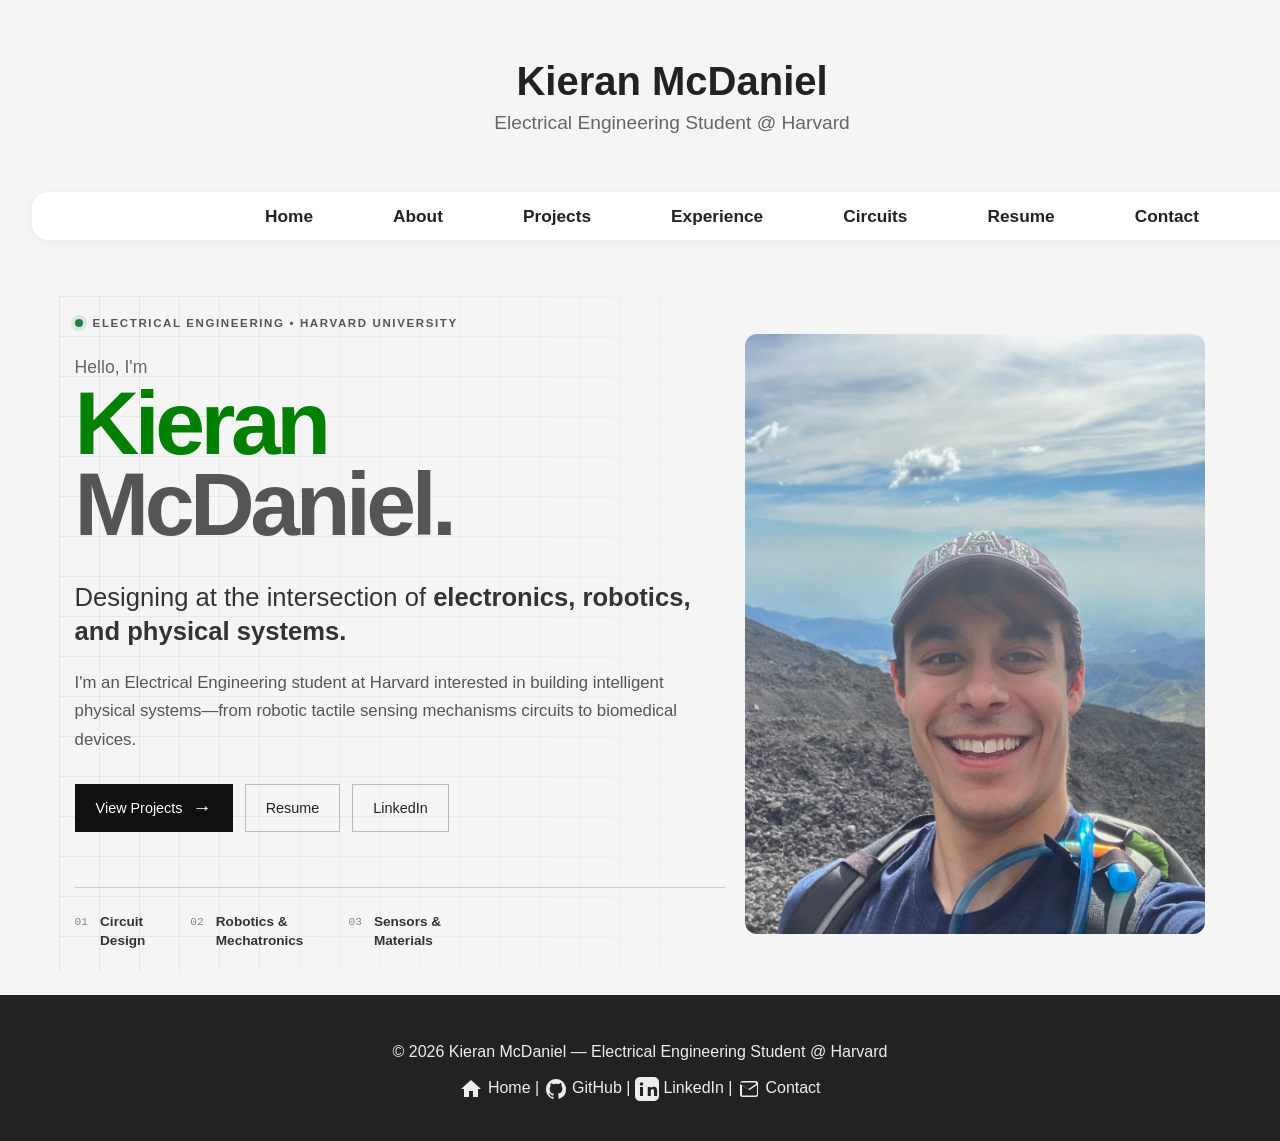
<file: index.html>
<!DOCTYPE html>
<html lang="en">
<head>
  <meta charset="UTF-8">
  <meta name="viewport" content="width=device-width, initial-scale=1.0">
  <title>Homepage</title>
  <link rel="stylesheet" href="style.css">
</head>
<body>
  <div class="site-header">
    <div class="site-header-text">
      <p class="site-header-title">Kieran McDaniel</p>
      <span class="site-header-subtitle">Electrical Engineering Student @ Harvard</span>
    </div>
  </div>
  <nav class="nav-bar">
    <div class="nav-toggle" id="navToggle" aria-label="Open navigation" tabindex="0">
      <span></span>
      <span></span>
      <span></span>
    </div>
    <ul class="nav-tabs" id="navTabs">
      <li><a href="index.html">Home</a></li>
      <li><a href="about.html">About</a></li>
      <li><a href="projects.html">Projects</a></li>
      <li><a href="experience.html">Experience</a></li>
      <li><a href="circuits.html">Circuits</a></li>
      <li><a href="resume.html">Resume</a></li>
      <li><a href="contact.html">Contact</a></li>
    </ul>
  </nav>
  <script>
    const navToggle = document.getElementById('navToggle');
    const navTabs = document.getElementById('navTabs');
    navToggle.addEventListener('click', () => {
      navTabs.classList.toggle('open');
      if (window.innerWidth <= 700) {
        document.body.classList.toggle('menu-open', navTabs.classList.contains('open'));
      }
    });
    navToggle.addEventListener('keypress', (e) => {
      if (e.key === 'Enter' || e.key === ' ') {
        navTabs.classList.toggle('open');
      }
    });
    // Optional: close menu on link click (mobile UX)
    navTabs.querySelectorAll('a').forEach(link => {
      link.addEventListener('click', () => {
        if (window.innerWidth <= 700) navTabs.classList.remove('open');
      });
    });
  </script>

<div class="presentation">

  <!-- Subtle engineering background -->
  <div class="hero-grid"></div>

  <div class="intro-text">

    <div class="engineering-label">
      <span class="status-dot"></span>
      ELECTRICAL ENGINEERING • HARVARD UNIVERSITY
    </div>

    <p class="hero-intro">Hello, I'm</p>

    <h1>Kieran<br><span>McDaniel.</span></h1>

    <h2 class="hero-headline">
      Designing at the intersection of
      <span>electronics, robotics, and physical systems.</span>
    </h2>

    <p class="hero-description">
      I'm an Electrical Engineering student at Harvard interested in building
      intelligent physical systems—from robotic tactile sensing mechanisms circuits to biomedical devices.
    </p>


    <div class="intro-buttons">

      <a href="projects.html" class="intro-btn primary-btn">
        View Projects
        <span class="arrow">→</span>
      </a>

      <a href="resume.html" class="intro-btn">
        Resume
      </a>

      <a href="https://www.linkedin.com/in/kieran-mcdaniel-357561210/"
         target="_blank"
         class="intro-btn">
        LinkedIn
      </a>

    </div>

    <!-- Technical focus -->
    <div class="technical-focus">

      <div class="focus-item">
        <span class="focus-number">01</span>
        <span class="focus-text">Circuit<br>Design</span>
      </div>

      <div class="focus-item">
        <span class="focus-number">02</span>
        <span class="focus-text">Robotics &<br>Mechatronics</span>
      </div>

      <div class="focus-item">
        <span class="focus-number">03</span>
        <span class="focus-text">Sensors &<br>Materials</span>
      </div>

    </div>

  </div>

  <div class="hero-image-container">
    <img
        class="profile-pic"
        src="pp.png"
        alt="Kieran McDaniel profile photo">
</div>
</div>

  <footer class="site-footer">
  <p>© 2026 Kieran McDaniel &mdash; Electrical Engineering Student @ Harvard</p>
  <p>
    <a href="index.html" class="footer-link">
      <svg width="24" height="24" fill="currentColor" viewBox="0 0 24 24" style="vertical-align:middle;"><path d="M10 20v-6h4v6h5v-8h3L12 3 2 12h3v8z"/></svg>
      <span class="footer-link-text">Home</span>
    </a> |
    <a href="https://github.com/ksmcdaniel" target="_blank" class="footer-link">
      <svg width="24" height="24" fill="currentColor" viewBox="0 0 24 24" style="vertical-align:middle;"><path d="M12 2C6.48 2 2 6.58 2 12.26c0 4.5 2.87 8.32 6.84 9.67.5.09.68-.22.68-.48 0-.24-.01-.87-.01-1.7-2.78.62-3.37-1.36-3.37-1.36-.45-1.18-1.1-1.5-1.1-1.5-.9-.63.07-.62.07-.62 1 .07 1.53 1.05 1.53 1.05.89 1.56 2.34 1.11 2.91.85.09-.66.35-1.11.63-1.37-2.22-.26-4.56-1.14-4.56-5.07 0-1.12.39-2.03 1.03-2.75-.1-.26-.45-1.3.1-2.7 0 0 .84-.28 2.75 1.05A9.38 9.38 0 0 1 12 6.84c.85.004 1.71.12 2.51.35 1.91-1.33 2.75-1.05 2.75-1.05.55 1.4.2 2.44.1 2.7.64.72 1.03 1.63 1.03 2.75 0 3.94-2.34 4.81-4.57 5.07.36.32.68.94.68 1.9 0 1.37-.01 2.47-.01 2.81 0 .27.18.58.69.48A10.01 10.01 0 0 0 22 12.26C22 6.58 17.52 2 12 2z"/></svg>
      <span class="footer-link-text">GitHub</span>
    </a> |
    <a href="https://www.linkedin.com/in/kieran-mcdaniel-357561210/" target="_blank" class="footer-link">
      <svg width="24" height="24" fill="currentColor" viewBox="0 0 24 24" style="vertical-align:middle;"><path d="M19 0h-14c-2.76 0-5 2.24-5 5v14c0 2.76 2.24 5 5 5h14c2.76 0 5-2.24 5-5v-14c0-2.76-2.24-5-5-5zm-11 19h-3v-9h3v9zm-1.5-10.28c-.97 0-1.75-.79-1.75-1.75s.78-1.75 1.75-1.75 1.75.79 1.75 1.75-.78 1.75-1.75 1.75zm15.5 10.28h-3v-4.5c0-1.08-.02-2.47-1.5-2.47-1.5 0-1.73 1.17-1.73 2.39v4.58h-3v-9h2.89v1.23h.04c.4-.75 1.38-1.54 2.84-1.54 3.04 0 3.6 2 3.6 4.59v4.72z"/></svg>
      <span class="footer-link-text">LinkedIn</span>
    </a> |
    <a href="contact.html" class="footer-link">
      <svg width="24" height="24" fill="currentColor" viewBox="0 0 24 24" style="vertical-align:middle;"><path d="M21 6.5a2.5 2.5 0 0 0-2.5-2.5h-13A2.5 2.5 0 0 0 3 6.5v11A2.5 2.5 0 0 0 5.5 20h13a2.5 2.5 0 0 0 2.5-2.5v-11zm-2.5-.5a.5.5 0 0 1 .5.5v.379l-8 5.333-8-5.333V6a.5.5 0 0 1 .5-.5h15zm.5 12a.5.5 0 0 1-.5.5h-13a.5.5 0 0 1-.5-.5V8.121l7.5 5 7.5-5V18z"/></svg>
      <span class="footer-link-text">Contact</span>
    </a>
  </p>
</footer>
</body>
</html>
</file>
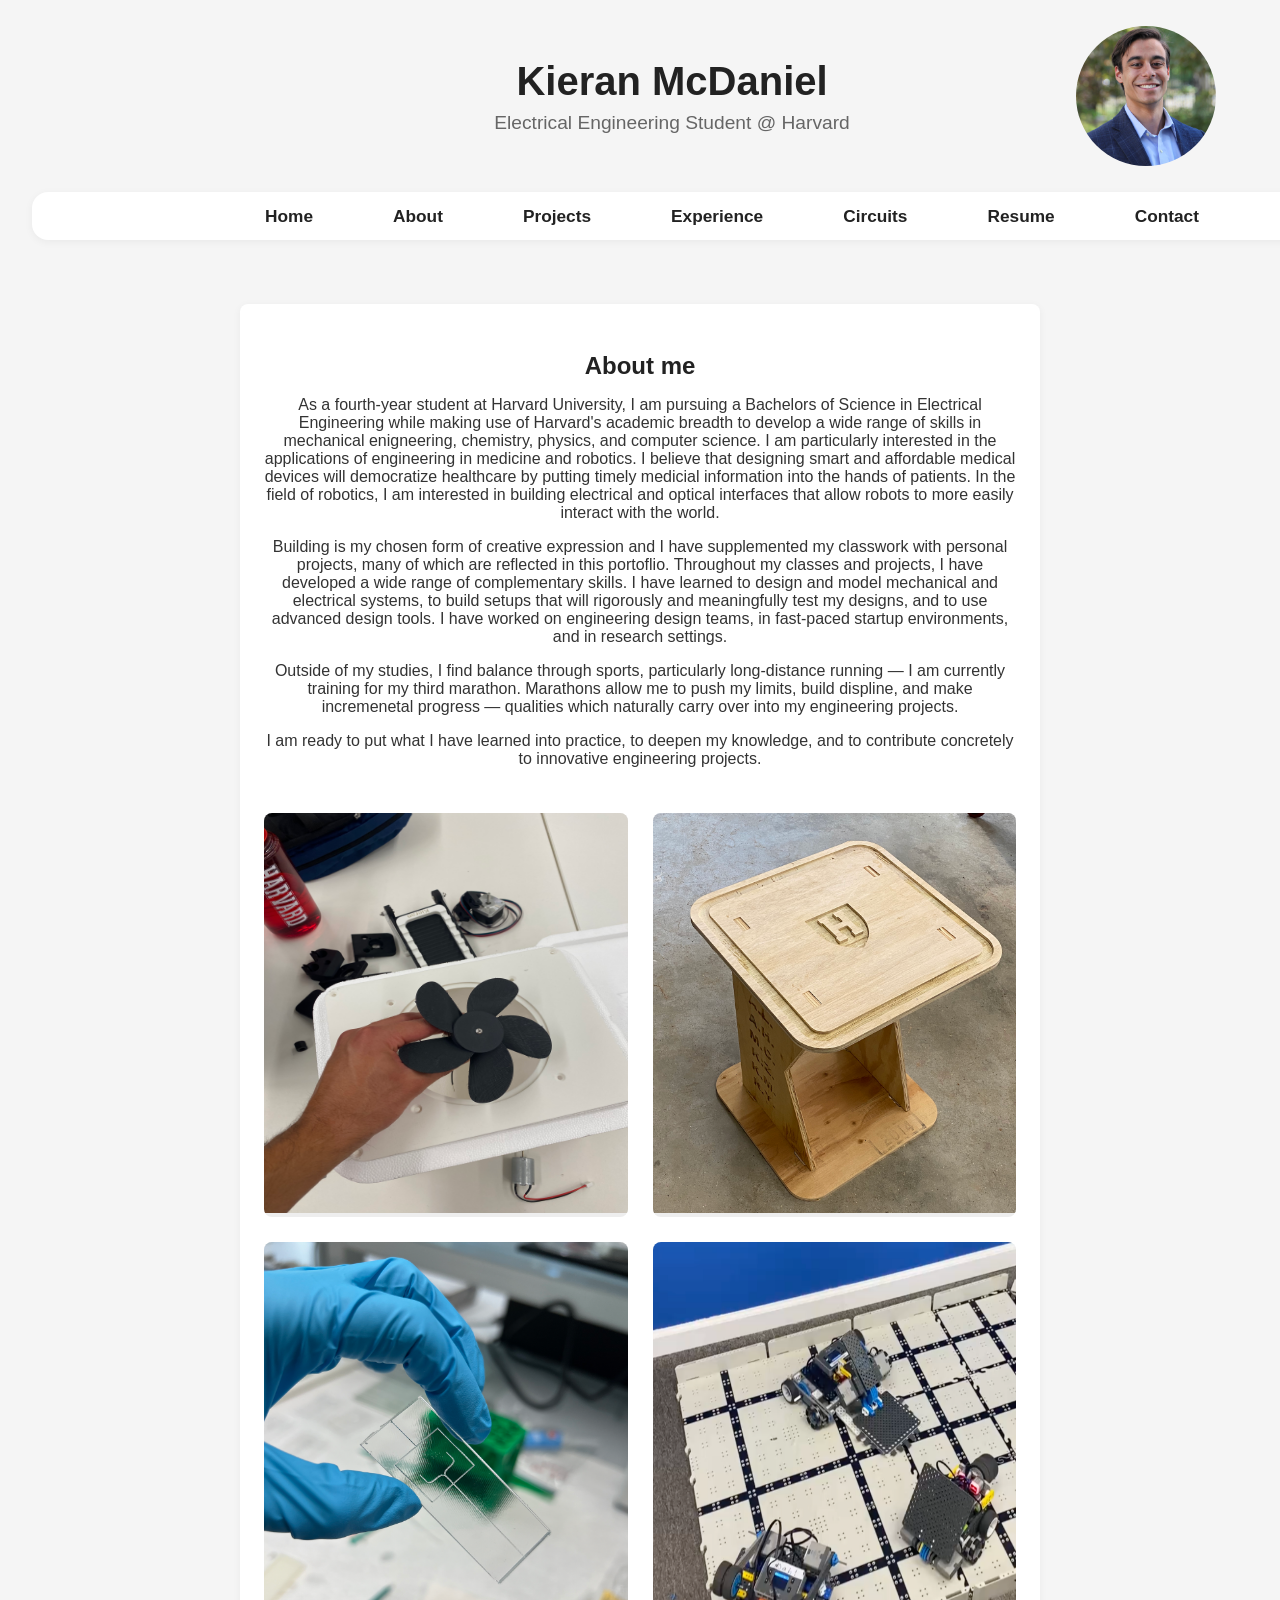
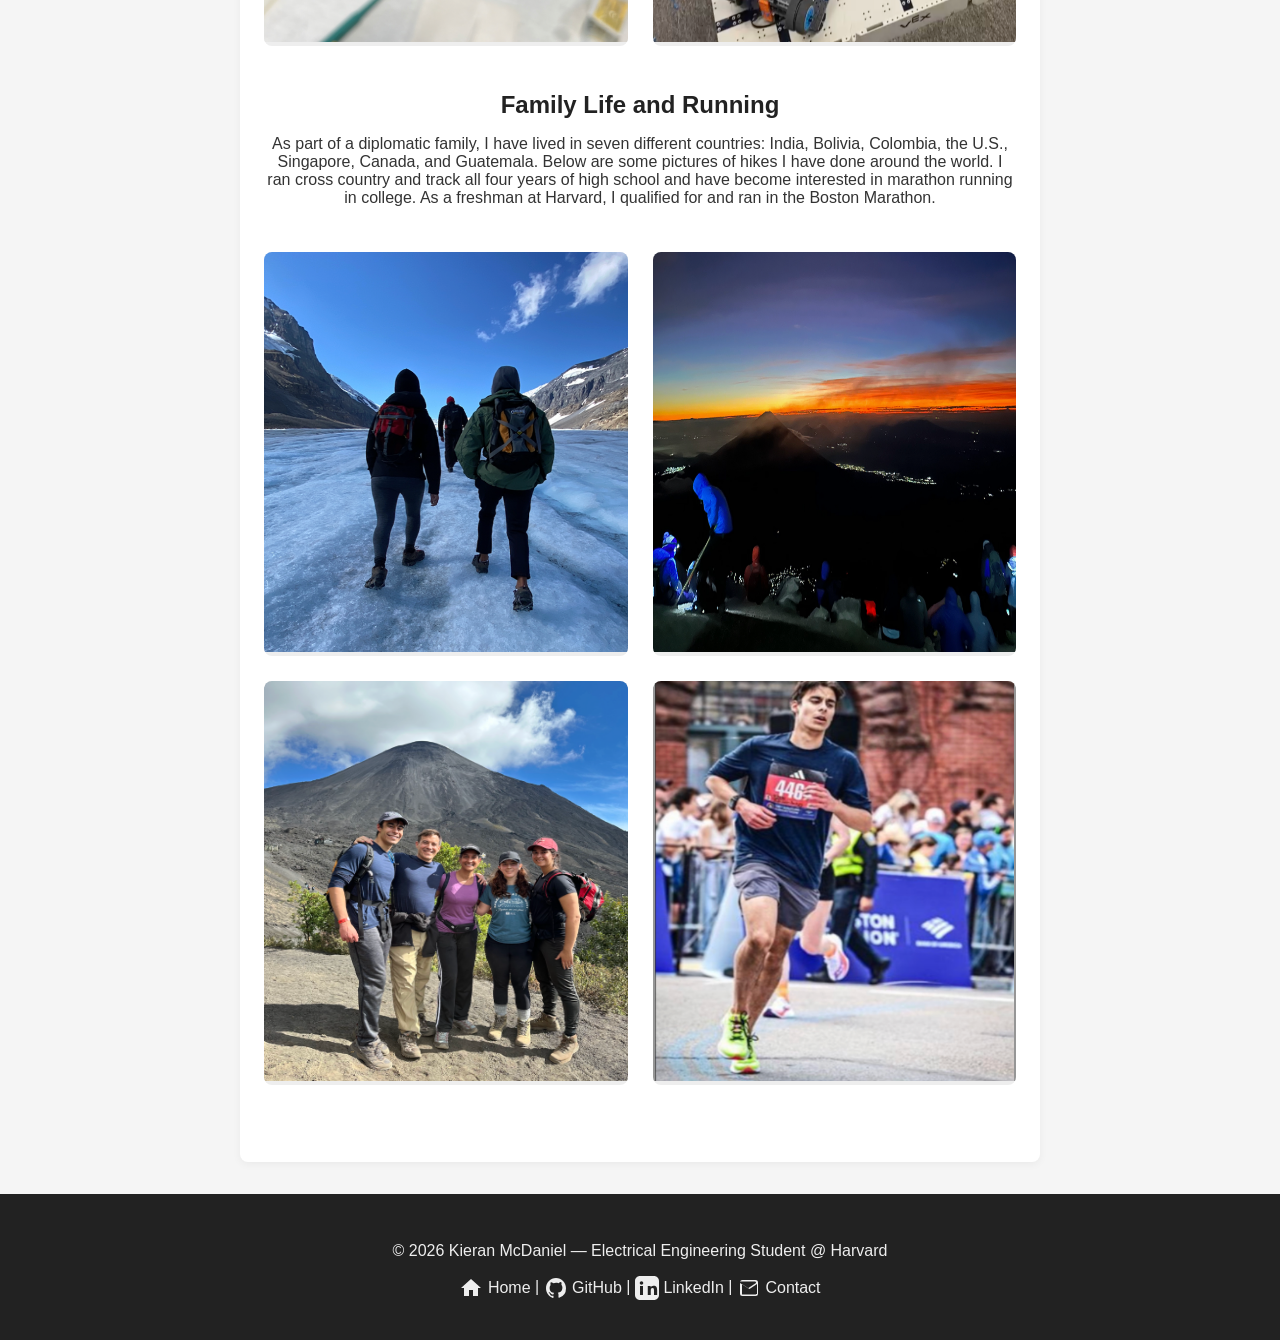
<file: about.html>
<!DOCTYPE html>
<html lang="en">
<head>
  <meta charset="UTF-8">
  <meta name="viewport" content="width=device-width, initial-scale=1.0">
  <title>About</title>
  <link rel="stylesheet" href="style.css">
</head>
<body>
  <div class="site-header">
    <div class="site-header-text">
      <p class="site-header-title">Kieran McDaniel</p>
      <span class="site-header-subtitle">Electrical Engineering Student @ Harvard</span>
    </div>
    <a href="index.html">
      <img class="site-header-profile-picture" src="pp1.png" alt="Profile picture of Kieran McDaniel">
    </a>
  </div>
  <nav class="nav-bar">
    <div class="nav-toggle" id="navToggle" aria-label="Open navigation" tabindex="0">
      <span></span>
      <span></span>
      <span></span>
    </div>
    <ul class="nav-tabs" id="navTabs">
      <li><a href="index.html">Home</a></li>
      <li><a href="about.html">About</a></li>
      <li><a href="projects.html">Projects</a></li>
      <li><a href="experience.html">Experience</a></li>
      <li><a href="circuits.html">Circuits</a></li>
      <li><a href="resume.html">Resume</a></li>
      <li><a href="contact.html">Contact</a></li>
    </ul>
  </nav>
  <script>
    const navToggle = document.getElementById('navToggle');
    const navTabs = document.getElementById('navTabs');
    navToggle.addEventListener('click', () => {
      navTabs.classList.toggle('open');
      if (window.innerWidth <= 700) {
        document.body.classList.toggle('menu-open', navTabs.classList.contains('open'));
      }
    });
    navToggle.addEventListener('keypress', (e) => {
      if (e.key === 'Enter' || e.key === ' ') {
        navTabs.classList.toggle('open');
      }
    });
    navTabs.querySelectorAll('a').forEach(link => {
      link.addEventListener('click', () => {
        if (window.innerWidth <= 700) navTabs.classList.remove('open');
      });
    });
  </script>
  <div class="about-section">
    <h1 class="about-title">About me</h1>
    <p class="about-text">
      As a fourth-year student at Harvard University, I am pursuing a Bachelors of Science in Electrical Engineering while making use of Harvard's academic breadth to develop a wide range of skills in mechanical enigneering, chemistry, physics, and computer science. I am particularly interested in the applications of engineering in medicine and robotics. I believe that designing smart and affordable medical devices will democratize healthcare by putting timely medicial information into the hands of patients. In the field of robotics, I am interested in building electrical and optical interfaces that allow robots to more easily interact with the world. 
    </p>
    <p>
      Building is my chosen form of creative expression and I have supplemented my classwork with personal projects, many of which are reflected in this portoflio. Throughout my classes and projects, I have developed a wide range of complementary skills. I have learned to design and model mechanical and electrical systems, to build setups that will rigorously and meaningfully test my designs, and to use advanced design tools. I have worked on engineering design teams, in fast-paced startup environments, and in research settings. 
    </p>
    
    <p>
      Outside of my studies, I find balance through sports, particularly long-distance running — I am currently training for my third marathon. Marathons allow me to push my limits, build displine, and make incremenetal progress — qualities which naturally carry over into my engineering projects.
      </p> 
    <p>
      I am ready to put what I have learned into practice, to deepen my knowledge, and to contribute concretely to innovative engineering projects. 
    </p>

    <div class="photo-grid"> 
      <div class="photo-card"> 
        <img src="AC.png" alt="Description of photo 2"> 
        <div class="photo-caption"> 
          <h3>DIY Air Conditioning</h3> 
          <p>Building a small air conditioning unit for my dorm room using 3D printed components and copper tubing.</p> 
        </div> 
      </div> 
      <div class="photo-card"> 
        <img src="table1.png" alt="Description of photo 3"> 
        <div class="photo-caption"> 
          <h3>CNC Plywood Table</h3> 
          <p>A table I designed in Fusion 360 and built using a CNC router, with the initials of my roomates engraved.</p> 
        </div> 
      </div> 
      <div class="photo-card"> 
        <img src="microfluidic.png" alt="Description of photo 3"> 
        <div class="photo-caption"> 
          <h3>Microfluidic Device</h3> 
          <p>A microfluidic device I designed in Fusion 360 to encapsulate single cells in oil bubbles.</p> 
        </div> 
      </div> 
      <div class="photo-card"> 
        <img src="robots.png" alt="Robots"> 

        <div class="photo-caption"> <h3>BattleBots Camp</h3> <p>A robot battle from a summer camp I taught at teaching middle and high schoolers the principles of robotics.</p> 
        </div> 
      </div> 
    </div>

    <h1 class="about-title">Family Life and Running</h1>
    <p class="about-text">
      As part of a diplomatic family, I have lived in seven different countries: India, Bolivia, Colombia, the U.S., Singapore, Canada, and Guatemala. Below are some pictures of hikes I have done around the world. I ran cross country and track all four years of high school and have become interested in marathon running in college. As a freshman at Harvard, I qualified for and ran in the Boston Marathon. 
    </p>

    <div class="photo-grid"> <div class="photo-card"> <img src="glacier.png" alt="Photo 1"> <div class="photo-caption"> <h3>Athabasca Glacier</h3> <p>Hiking the Athabasca Glacier in Banff National Park with my family.</p> </div> </div> <div class="photo-card"> <img src="summit.png" alt="Photo 2"> <div class="photo-caption"> <h3>Volcano Summit</h3> <p>Sunrise on top of the Acatenango volcano in Guatemala.</p> </div> </div> <div class="photo-card"> <img src="hike.png" alt="Photo 3"> <div class="photo-caption"> <h3>Pacaya Volcano</h3> <p>Me and my family at the Pacaya volcano in Guatemala.</p> </div> </div> <div class="photo-card"> <img src="boston3.png" alt="Photo 4"> <div class="photo-caption"> <h3>Boston Marathon</h3> <p>Running the Boston Marathon as a freshman at Harvard.</p> </div> </div> </div>

  </div>
 <footer class="site-footer">
  <p>© 2026 Kieran McDaniel &mdash; Electrical Engineering Student @ Harvard</p>
  <p>
    <a href="index.html" class="footer-link">
      <svg width="24" height="24" fill="currentColor" viewBox="0 0 24 24" style="vertical-align:middle;"><path d="M10 20v-6h4v6h5v-8h3L12 3 2 12h3v8z"/></svg>
      <span class="footer-link-text">Home</span>
    </a> |
    <a href="https://github.com/ksmcdaniel" target="_blank" class="footer-link">
      <svg width="24" height="24" fill="currentColor" viewBox="0 0 24 24" style="vertical-align:middle;"><path d="M12 2C6.48 2 2 6.58 2 12.26c0 4.5 2.87 8.32 6.84 9.67.5.09.68-.22.68-.48 0-.24-.01-.87-.01-1.7-2.78.62-3.37-1.36-3.37-1.36-.45-1.18-1.1-1.5-1.1-1.5-.9-.63.07-.62.07-.62 1 .07 1.53 1.05 1.53 1.05.89 1.56 2.34 1.11 2.91.85.09-.66.35-1.11.63-1.37-2.22-.26-4.56-1.14-4.56-5.07 0-1.12.39-2.03 1.03-2.75-.1-.26-.45-1.3.1-2.7 0 0 .84-.28 2.75 1.05A9.38 9.38 0 0 1 12 6.84c.85.004 1.71.12 2.51.35 1.91-1.33 2.75-1.05 2.75-1.05.55 1.4.2 2.44.1 2.7.64.72 1.03 1.63 1.03 2.75 0 3.94-2.34 4.81-4.57 5.07.36.32.68.94.68 1.9 0 1.37-.01 2.47-.01 2.81 0 .27.18.58.69.48A10.01 10.01 0 0 0 22 12.26C22 6.58 17.52 2 12 2z"/></svg>
      <span class="footer-link-text">GitHub</span>
    </a> |
    <a href="https://www.linkedin.com/in/kieran-mcdaniel-357561210/" target="_blank" class="footer-link">
      <svg width="24" height="24" fill="currentColor" viewBox="0 0 24 24" style="vertical-align:middle;"><path d="M19 0h-14c-2.76 0-5 2.24-5 5v14c0 2.76 2.24 5 5 5h14c2.76 0 5-2.24 5-5v-14c0-2.76-2.24-5-5-5zm-11 19h-3v-9h3v9zm-1.5-10.28c-.97 0-1.75-.79-1.75-1.75s.78-1.75 1.75-1.75 1.75.79 1.75 1.75-.78 1.75-1.75 1.75zm15.5 10.28h-3v-4.5c0-1.08-.02-2.47-1.5-2.47-1.5 0-1.73 1.17-1.73 2.39v4.58h-3v-9h2.89v1.23h.04c.4-.75 1.38-1.54 2.84-1.54 3.04 0 3.6 2 3.6 4.59v4.72z"/></svg>
      <span class="footer-link-text">LinkedIn</span>
    </a> |
    <a href="contact.html" class="footer-link">
      <svg width="24" height="24" fill="currentColor" viewBox="0 0 24 24" style="vertical-align:middle;"><path d="M21 6.5a2.5 2.5 0 0 0-2.5-2.5h-13A2.5 2.5 0 0 0 3 6.5v11A2.5 2.5 0 0 0 5.5 20h13a2.5 2.5 0 0 0 2.5-2.5v-11zm-2.5-.5a.5.5 0 0 1 .5.5v.379l-8 5.333-8-5.333V6a.5.5 0 0 1 .5-.5h15zm.5 12a.5.5 0 0 1-.5.5h-13a.5.5 0 0 1-.5-.5V8.121l7.5 5 7.5-5V18z"/></svg>
      <span class="footer-link-text">Contact</span>
    </a>
  </p>
</footer>
</body>
</html>
</file>
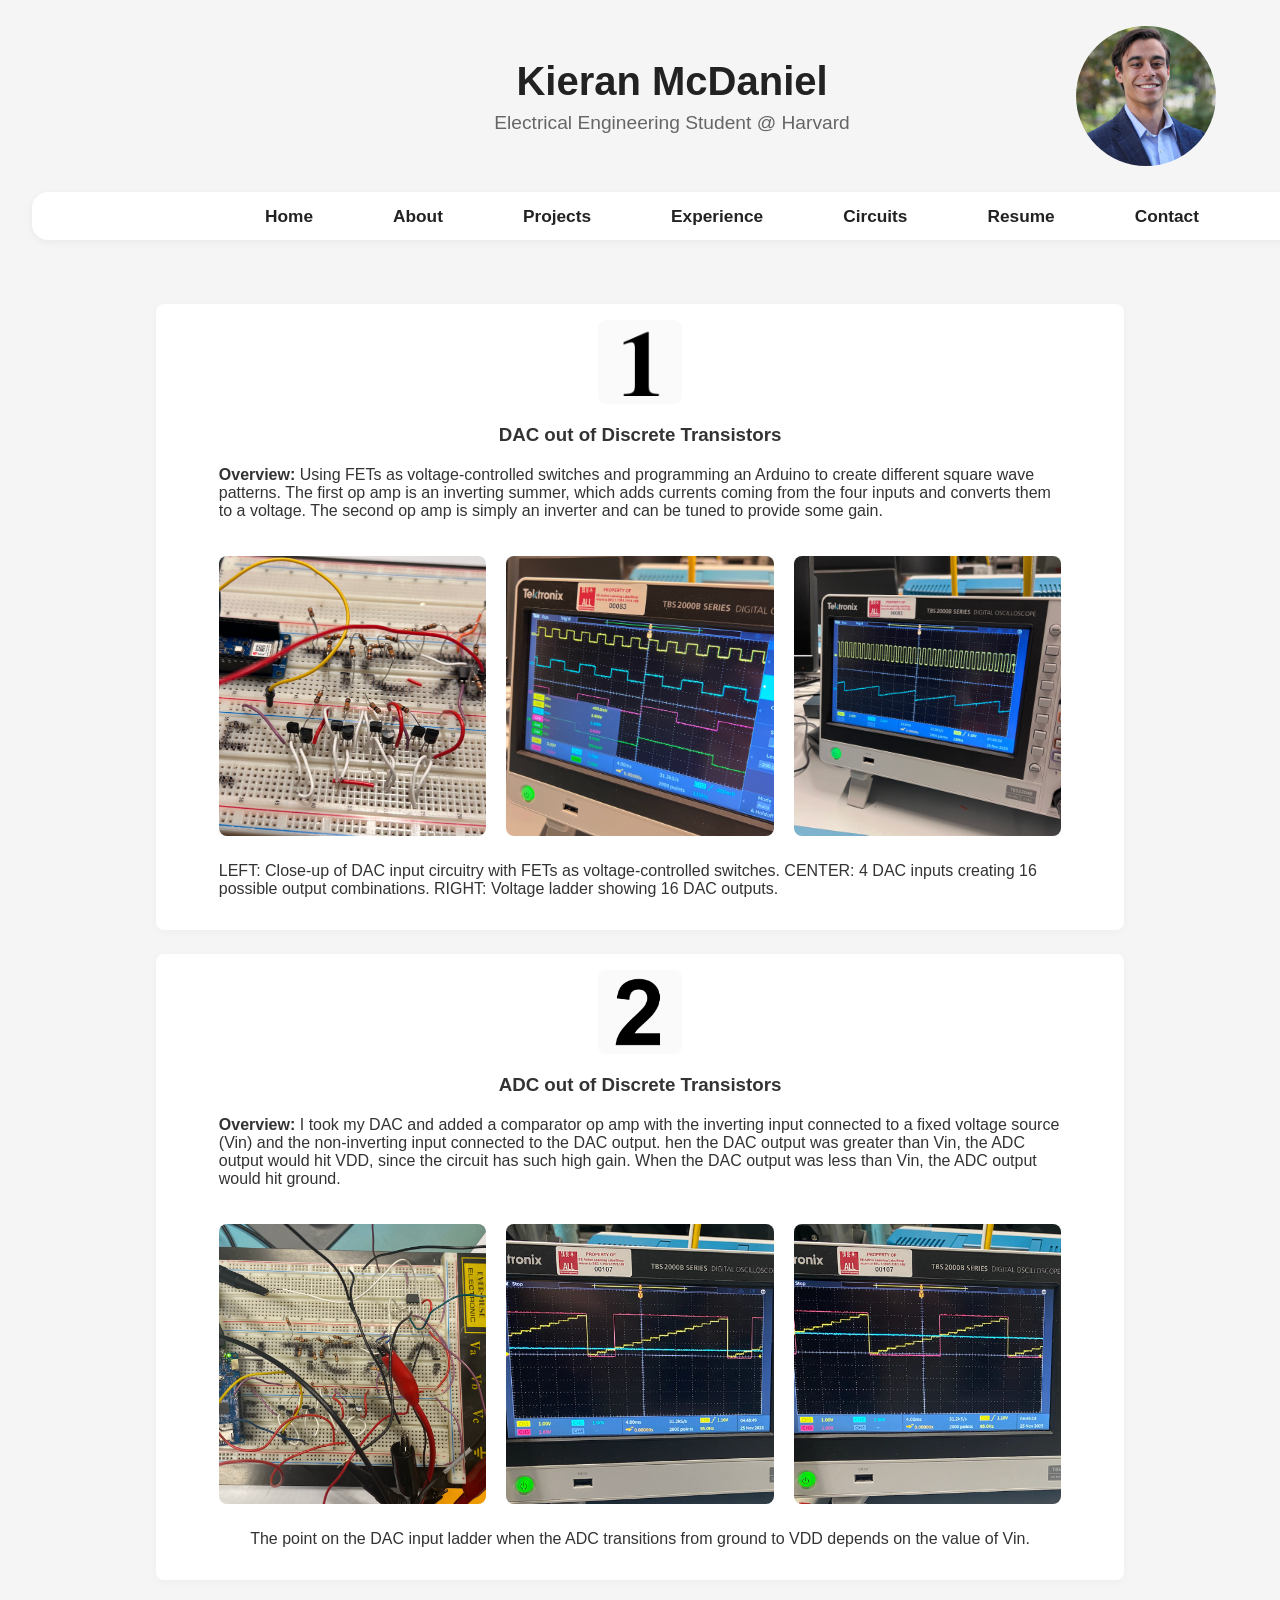
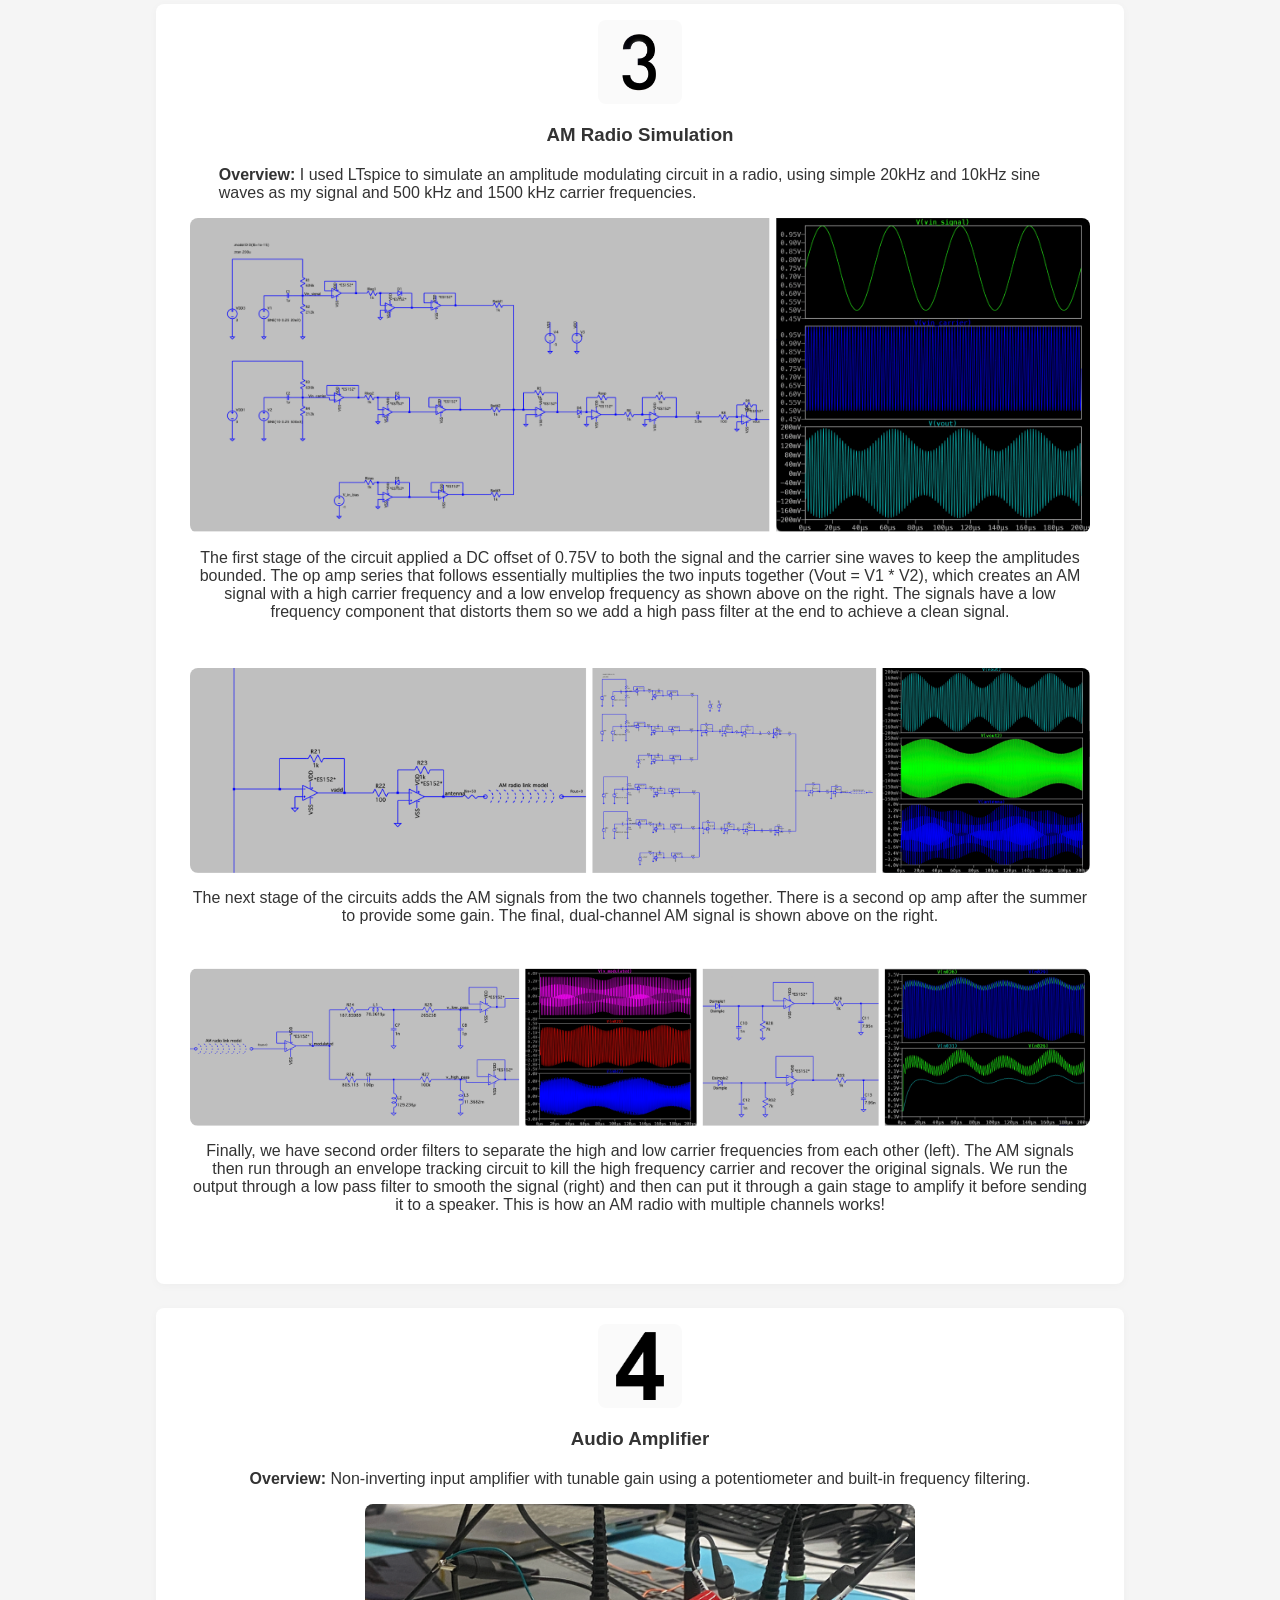
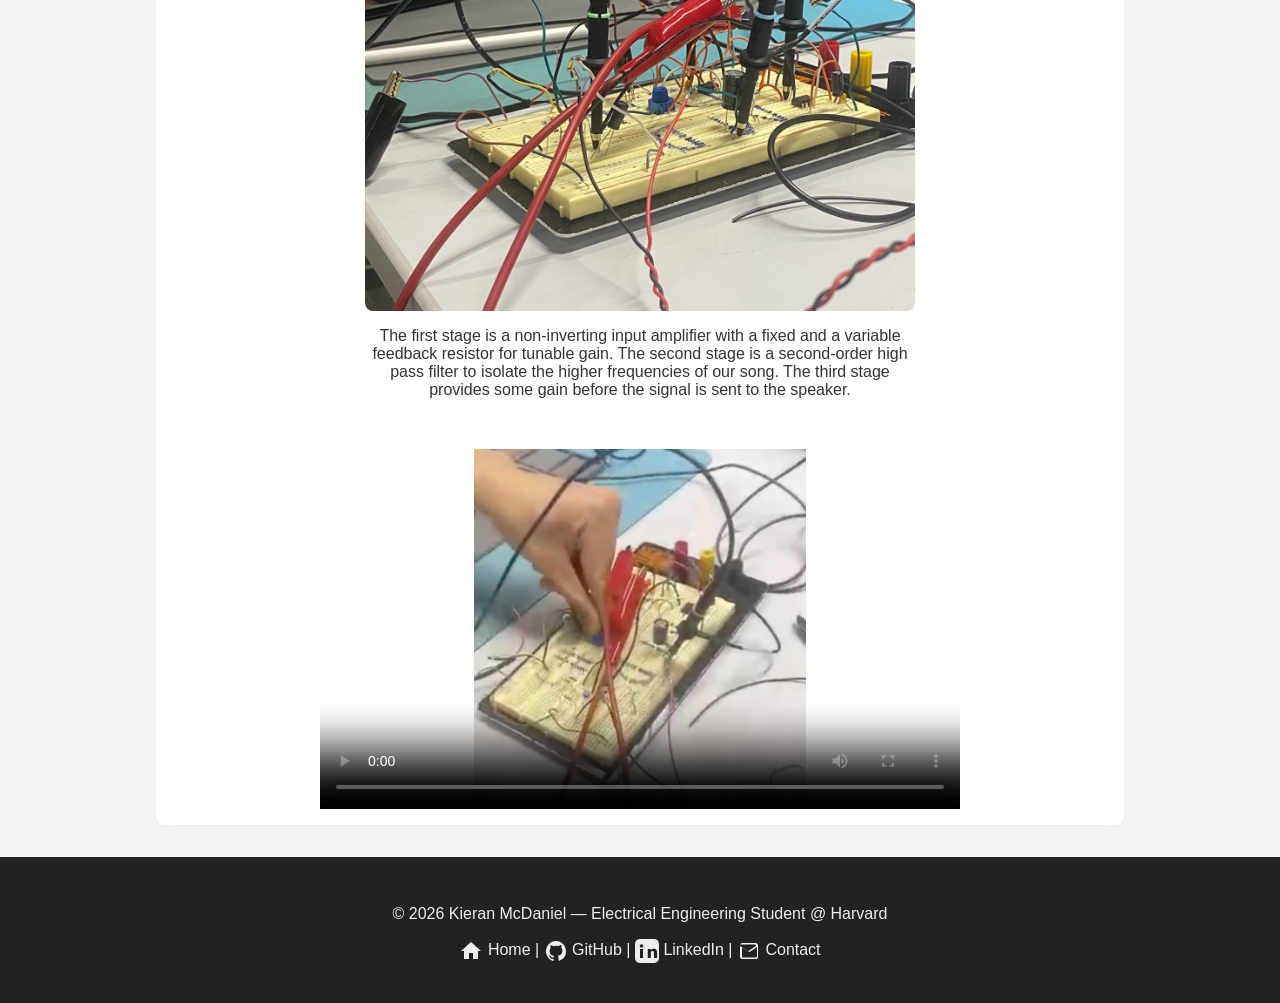
<file: circuits.html>
<!DOCTYPE html>
<html lang="en">
<head>
  <meta charset="UTF-8">
  <meta name="viewport" content="width=device-width, initial-scale=1.0">
  <title>Experience</title>
  <link rel="stylesheet" href="style.css">
</head>
<body>
  <div class="site-header">
    <div class="site-header-text">
      <p class="site-header-title">Kieran McDaniel</p>
      <span class="site-header-subtitle">Electrical Engineering Student @ Harvard</span>
    </div>
    <a href="index.html">
      <img class="site-header-profile-picture" src="pp1.png" alt="Profile picture of Kieran McDaniel">
    </a>
  </div>
  <nav class="nav-bar">
    <div class="nav-toggle" id="navToggle" aria-label="Open navigation" tabindex="0">
      <span></span>
      <span></span>
      <span></span>
    </div>
    <ul class="nav-tabs" id="navTabs">
      <li><a href="index.html">Home</a></li>
      <li><a href="about.html">About</a></li>
      <li><a href="projects.html">Projects</a></li>
      <li><a href="experience.html">Experience</a></li>
      <li><a href="circuits.html">Circuits</a></li>
      <li><a href="resume.html">Resume</a></li>
      <li><a href="contact.html">Contact</a></li>
    </ul>
  </nav>
  <script>
  const navToggle = document.getElementById('navToggle');
  const navTabs = document.getElementById('navTabs');

  navToggle.addEventListener('click', () => {
    navTabs.classList.toggle('open');
    if (window.innerWidth <= 700) {
      document.body.classList.toggle('menu-open', navTabs.classList.contains('open'));
    }
  });
  </script>

  <section class="experience-list" aria-label="Internship experience list">

    <article class="experience-item">
      <a href="https://icube.unistra.fr/" target="_blank">
        <img class="company-logo" src="logos/1.png" alt="ICube logo">
      </a>
      
      <div class="experience-content">
        <h3 class="role">DAC out of Discrete Transistors</h3>
        <p><strong> Overview: </strong>  Using FETs as voltage-controlled switches and programming an Arduino to create different square wave patterns. The first op amp is an inverting summer, which adds currents coming from the four inputs and converts them to a voltage. The second op amp is simply an inverter and can be tuned to provide some gain.
</p>
      
       <div class="three-photo-row", style="margin-bottom: 10px">   <div class="three-photo"> <img src="dac1.png" alt="Photo 1"> </div> <div class="three-photo"> <img src="dac2.png" alt="Photo 2"> </div> <div class="three-photo"> <img src="dac3.png" alt="Photo 3"> </div> </div> 

       <p> LEFT: Close-up of DAC input circuitry with FETs as voltage-controlled switches. CENTER: 4 DAC inputs creating 16 possible output combinations. RIGHT: Voltage ladder showing 16 DAC outputs. </p>

      </div>
    </article>

    <article class="experience-item">
      <a href="https://www.actemium.ch/" target="_blank">
        <img class="company-logo" src="logos/2.png" alt="Actemium logo">
      </a>
      <div class="experience-content">
        <h3 class="role">ADC out of Discrete Transistors</h3>
        <p><strong> Overview: </strong> I took my DAC and added a comparator op amp with the inverting input connected to a fixed voltage source (Vin) and the non-inverting input connected to the DAC output. hen the DAC output was greater than Vin, the ADC output would hit VDD, since the circuit has such high gain. When the DAC output was less than Vin, the ADC output would hit ground.</p>

         <div class="three-photo-row", style="margin-bottom: 10px">   <div class="three-photo"> <img src="adc1.png" alt="Photo 1"> </div> <div class="three-photo"> <img src="adc2.png" alt="Photo 2"> </div> <div class="three-photo"> <img src="adc3.png" alt="Photo 3"> </div> </div> 

            <p> The point on the DAC input ladder when the ADC transitions from ground to VDD depends on the value of Vin.</p>


      </div>
    </article>

     <article class="experience-item">
      <a href="https://www.actemium.ch/" target="_blank">
        <img class="company-logo" src="logos/3.png" alt="Actemium logo">
      </a>
      <div class="experience-content">
        <h3 class="role">AM Radio Simulation</h3>
        <p><strong> Overview: </strong> I used LTspice to simulate an amplitude modulating circuit in a radio, using simple 20kHz and 10kHz sine waves as my signal and 500 kHz and 1500 kHz carrier frequencies.</p>

         <div class="single-photo" style="width: 900px; height: 450px"> 

                  <img src="am1.png"
                       alt="PNP current mirror voltage sweep">

                  <div class="single-photo-caption">
                      <p style="text-align: center">
                          The first stage of the circuit applied a DC offset of 0.75V to both the signal and the carrier sine waves to keep the amplitudes bounded. The op amp series that follows essentially multiplies the two inputs together (Vout = V1 * V2), which creates an AM signal with a high carrier frequency and a low envelop frequency as shown above on the right. The signals have a low frequency component that distorts them so we add a high pass filter at the end to achieve a clean signal.
                      </p>

                  </div>
              </div>

                 <div class="single-photo" style="width: 900px; height: 300px;"> 

                  <img src="am2.png"
                       alt="PNP current mirror voltage sweep">

                  <div class="single-photo-caption"; style="margin-bottom: 0px">
                      <p style="text-align: center; ">
                          The next stage of the circuits adds the AM signals from the two channels together. There is a second op amp after the summer to provide some gain. The final, dual-channel AM signal is shown above on the right.
                      </p>

                  </div>
              </div>

               <div class="single-photo" style="width: 900px; height: 300px;"> 

                  <img src="am3.png"
                       alt="PNP current mirror voltage sweep">

                  <div class="single-photo-caption">
                      <p style="text-align: center">
                          Finally, we have second order filters to separate the high and low carrier frequencies from each other (left). The AM signals then run through an envelope tracking circuit to kill the high frequency carrier and recover the original signals. We run the output through a low pass filter to smooth the signal (right) and then can put it through a gain stage to amplify it before sending it to a speaker. This is how an AM radio with multiple channels works!
                      </p>

                  </div>
              </div>

      </div>
    </article>

     <article class="experience-item">
      <a href="https://www.actemium.ch/" target="_blank">
        <img class="company-logo" src="logos/4.png" alt="Actemium logo">
      </a>
      <div class="experience-content">
        <h3 class="role">Audio Amplifier</h3>
        <p><strong> Overview: </strong> Non-inverting input amplifier with tunable gain using a potentiometer and built-in frequency filtering. </p>

            <div class="single-photo"; style="width: 550px"> 

                  <img src="aa1.png"
                       alt="PNP current mirror voltage sweep">

                  <div class="single-photo-caption">
                      <p style="text-align: center">
                          The first stage is a non-inverting input amplifier with a fixed and a variable feedback resistor for tunable gain. The second stage is a second-order high pass filter to isolate the higher frequencies of our song. The third stage provides some gain before the signal is sent to the speaker. 
                      </p>

                  </div>
              </div>

              <video width="640" height="360" controls poster="6.png">
    <source src="test.mp4" type="video/mp4">
    Your browser does not support the video tag.
</video>
      </div>
    </article>

  </section>


  <footer class="site-footer">
  <p>© 2026 Kieran McDaniel &mdash; Electrical Engineering Student @ Harvard</p>
  <p>
    <a href="index.html" class="footer-link">
      <svg width="24" height="24" fill="currentColor" viewBox="0 0 24 24" style="vertical-align:middle;"><path d="M10 20v-6h4v6h5v-8h3L12 3 2 12h3v8z"/></svg>
      <span class="footer-link-text">Home</span>
    </a> |
    <a href="https://github.com/ksmcdaniel" target="_blank" class="footer-link">
      <svg width="24" height="24" fill="currentColor" viewBox="0 0 24 24" style="vertical-align:middle;"><path d="M12 2C6.48 2 2 6.58 2 12.26c0 4.5 2.87 8.32 6.84 9.67.5.09.68-.22.68-.48 0-.24-.01-.87-.01-1.7-2.78.62-3.37-1.36-3.37-1.36-.45-1.18-1.1-1.5-1.1-1.5-.9-.63.07-.62.07-.62 1 .07 1.53 1.05 1.53 1.05.89 1.56 2.34 1.11 2.91.85.09-.66.35-1.11.63-1.37-2.22-.26-4.56-1.14-4.56-5.07 0-1.12.39-2.03 1.03-2.75-.1-.26-.45-1.3.1-2.7 0 0 .84-.28 2.75 1.05A9.38 9.38 0 0 1 12 6.84c.85.004 1.71.12 2.51.35 1.91-1.33 2.75-1.05 2.75-1.05.55 1.4.2 2.44.1 2.7.64.72 1.03 1.63 1.03 2.75 0 3.94-2.34 4.81-4.57 5.07.36.32.68.94.68 1.9 0 1.37-.01 2.47-.01 2.81 0 .27.18.58.69.48A10.01 10.01 0 0 0 22 12.26C22 6.58 17.52 2 12 2z"/></svg>
      <span class="footer-link-text">GitHub</span>
    </a> |
    <a href="https://www.linkedin.com/in/kieran-mcdaniel-357561210/" target="_blank" class="footer-link">
      <svg width="24" height="24" fill="currentColor" viewBox="0 0 24 24" style="vertical-align:middle;"><path d="M19 0h-14c-2.76 0-5 2.24-5 5v14c0 2.76 2.24 5 5 5h14c2.76 0 5-2.24 5-5v-14c0-2.76-2.24-5-5-5zm-11 19h-3v-9h3v9zm-1.5-10.28c-.97 0-1.75-.79-1.75-1.75s.78-1.75 1.75-1.75 1.75.79 1.75 1.75-.78 1.75-1.75 1.75zm15.5 10.28h-3v-4.5c0-1.08-.02-2.47-1.5-2.47-1.5 0-1.73 1.17-1.73 2.39v4.58h-3v-9h2.89v1.23h.04c.4-.75 1.38-1.54 2.84-1.54 3.04 0 3.6 2 3.6 4.59v4.72z"/></svg>
      <span class="footer-link-text">LinkedIn</span>
    </a> |
    <a href="contact.html" class="footer-link">
      <svg width="24" height="24" fill="currentColor" viewBox="0 0 24 24" style="vertical-align:middle;"><path d="M21 6.5a2.5 2.5 0 0 0-2.5-2.5h-13A2.5 2.5 0 0 0 3 6.5v11A2.5 2.5 0 0 0 5.5 20h13a2.5 2.5 0 0 0 2.5-2.5v-11zm-2.5-.5a.5.5 0 0 1 .5.5v.379l-8 5.333-8-5.333V6a.5.5 0 0 1 .5-.5h15zm.5 12a.5.5 0 0 1-.5.5h-13a.5.5 0 0 1-.5-.5V8.121l7.5 5 7.5-5V18z"/></svg>
      <span class="footer-link-text">Contact</span>
    </a>
  </p>
</footer>
</body>
</html>
</file>
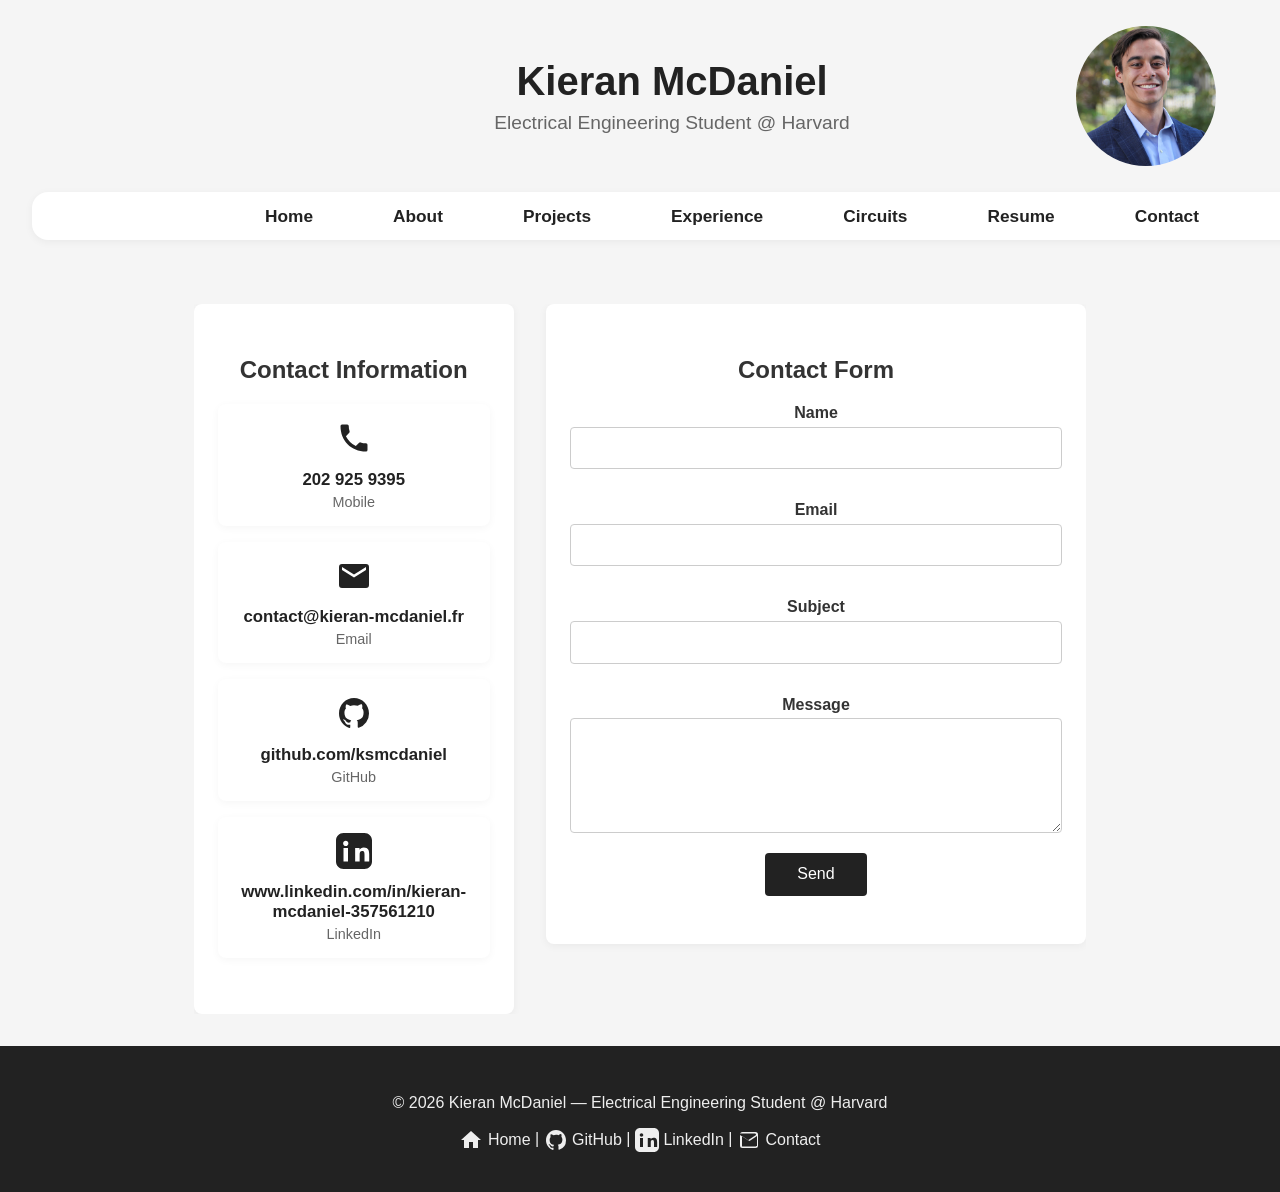
<file: contact.html>
<!DOCTYPE html>
<html lang="en">
<head>
  <meta charset="UTF-8">
  <meta name="viewport" content="width=device-width, initial-scale=1.0">
  <title>Contact</title>
  <link rel="stylesheet" href="style.css">
</head>
<body class="contact-page">
  <div class="site-header">
    <div class="site-header-text">
      <p class="site-header-title">Kieran McDaniel</p>
      <span class="site-header-subtitle">Electrical Engineering Student @ Harvard</span>
    </div>
    <a href="index.html">
      <img class="site-header-profile-picture" src="pp1.png" alt="Profile picture of Kieran McDaniel">
    </a>
  </div>
  <nav class="nav-bar">
    <div class="nav-toggle" id="navToggle" aria-label="Open navigation" tabindex="0">
      <span></span>
      <span></span>
      <span></span>
    </div>
    <ul class="nav-tabs" id="navTabs">
      <li><a href="index.html">Home</a></li>
      <li><a href="about.html">About</a></li>
      <li><a href="projects.html">Projects</a></li>
      <li><a href="experience.html">Experience</a></li>
      <li><a href="circuits.html">Circuits</a></li>
      <li><a href="resume.html">Resume</a></li>
      <li><a href="contact.html">Contact</a></li>
    </ul>
  </nav>
  <div class="page-content">
  <script>
    const navToggle = document.getElementById('navToggle');
    const navTabs = document.getElementById('navTabs');
    navToggle.addEventListener('click', () => {
      navTabs.classList.toggle('open');
      if (window.innerWidth <= 700) {
        document.body.classList.toggle('menu-open', navTabs.classList.contains('open'));
      }
    });
    navToggle.addEventListener('keypress', (e) => {
      if (e.key === 'Enter' || e.key === ' ') {
        navTabs.classList.toggle('open');
      }
    });
    navTabs.querySelectorAll('a').forEach(link => {
      link.addEventListener('click', () => {
        if (window.innerWidth <= 700) navTabs.classList.remove('open');
      });
    });
  </script>
  <div class="contact-sections">
    <section class="contact-info-section">
      <h2>Contact Information</h2>
      <div class="contact-grid">
        <div class="contact-card">
          <a href="tel:2029259395">
          <div class="card-icon">
            <svg width="36" height="36" viewBox="0 0 24 24" fill="currentColor" aria-hidden="true"><path d="M6.62 10.79a15.05 15.05 0 0 0 6.59 6.59l2.2-2.2a1 1 0 0 1 1.01-.24c1.12.37 2.33.57 3.57.57a1 1 0 0 1 1 1V20a1 1 0 0 1-1 1C10.07 21 3 13.93 3 4a1 1 0 0 1 1-1h3.5a1 1 0 0 1 1 1c0 1.24.2 2.45.57 3.57a1 1 0 0 1-.24 1.01l-2.21 2.21z"/></svg>
          </div>
          </a>
          <div class="card-body">
            <a class="card-link" href="tel:2029259395">202 925 9395</a>
            <div class="card-label">Mobile</div>
          </div>
        </div>

        <div class="contact-card">
          <a href="mailto:kieranmcdaniel@college.harvard.edu">
          <div class="card-icon">
            <svg width="36" height="36" viewBox="0 0 24 24" fill="currentColor" aria-hidden="true"><path d="M20 4H4a2 2 0 0 0-2 2v12a2 2 0 0 0 2 2h16a2 2 0 0 0 2-2V6a2 2 0 0 0-2-2zm0 4l-8 5-8-5V6l8 5 8-5v2z"/></svg>
          </div>
          </a>
          <div class="card-body">
            <a class="card-link" href="mailto:kieranmcdaniel@college.harvard.edu">contact@kieran-mcdaniel.fr</a>
            <div class="card-label">Email</div>
          </div>
        </div>

        <div class="contact-card">
          <a href="https://github.com/ksmcdaniel" >
          <div class="card-icon">
            <svg width="36" height="36" viewBox="0 0 24 24" fill="currentColor" aria-hidden="true"><path d="M12 2C6.48 2 2 6.58 2 12.26c0 4.5 2.87 8.32 6.84 9.67.5.09.68-.22.68-.48 0-.24-.01-.87-.01-1.7-2.78.62-3.37-1.36-3.37-1.36-.45-1.18-1.1-1.5-1.1-1.5-.9-.63.07-.62.07-.62 1 .07 1.53 1.05 1.53 1.05.89 1.56 2.34 1.11 2.91.85.09-.66.35-1.11.63-1.37-2.22-.26-4.56-1.14-4.56-5.07 0-1.12.39-2.03 1.03-2.75-.1-.26-.45-1.3.1-2.7 0 0 .84-.28 2.75 1.05A9.38 9.38 0 0 1 12 6.84c.85.004 1.71.12 2.51.35 1.91-1.33 2.75-1.05 2.75-1.05.55 1.4.2 2.44.1 2.7.64.72 1.03 1.63 1.03 2.75 0 3.94-2.34 4.81-4.57 5.07.36.32.68.94.68 1.9 0 1.37-.01 2.47-.01 2.81 0 .27.18.58.69.48A10.01 10.01 0 0 0 22 12.26C22 6.58 17.52 2 12 2z"/></svg>
          </div>
          </a>
          <div class="card-body">
            <a class="card-link" href="https://github.com/ksmcdaniel" target="_blank" rel="noopener noreferrer">github.com/ksmcdaniel</a>
            <div class="card-label">GitHub</div>
          </div>
        </div>

        <div class="contact-card">
          <a href="www.linkedin.com/in/kieran-mcdaniel-357561210">
          <div class="card-icon">
            <svg width="36" height="36" viewBox="0 0 24 24" fill="currentColor" aria-hidden="true"><path d="M19 0h-14c-2.76 0-5 2.24-5 5v14c0 2.76 2.24 5 5 5h14c2.76 0 5-2.24 5-5v-14c0-2.76-2.24-5-5-5zm-11 19h-3v-9h3v9zm-1.5-10.28c-.97 0-1.75-.79-1.75-1.75s.78-1.75 1.75-1.75 1.75.79 1.75 1.75-.78 1.75-1.75 1.75zm15.5 10.28h-3v-4.5c0-1.08-.02-2.47-1.5-2.47-1.5 0-1.73 1.17-1.73 2.39v4.58h-3v-9h2.89v1.23h.04c.4-.75 1.38-1.54 2.84-1.54 3.04 0 3.6 2 3.6 4.59v4.72z"/></svg>
          </div>          
          </a>
          <div class="card-body">
            <a class="card-link" href="www.linkedin.com/in/kieran-mcdaniel-357561210" target="_blank" rel="noopener noreferrer">www.linkedin.com/in/kieran-mcdaniel-357561210</a>
            <div class="card-label">LinkedIn</div>
          </div>
        </div>
      </div>
    </section>
    <section class="contact-form-section">
      <h2>Contact Form</h2>
      <form class="contact-form" id="contactForm" action="https://formspree.io/f/mdkwznal" method="POST">
        <!-- Honeypot field to deter bots (should remain hidden) -->
        <input type="text" name="_gotcha" id="_gotcha" style="display:none;" tabindex="-1" autocomplete="off">
        <input type="hidden" name="_subject" value="Website contact form submission">

        <label for="name">Name</label>
        <input type="text" id="name" name="name" required>
        <label for="email">Email</label>
        <input type="email" id="email" name="email" required>
        <label for="subject">Subject</label>
        <input type="text" id="subject" name="subject" required>
        <label for="message">Message</label>
        <textarea id="message" name="message" rows="5" required></textarea>
        <button type="submit">Send</button>

        <!-- status area for JS feedback; with non-JS fallback the browser will navigate to Formspree's success page -->
        <div id="formStatus" class="form-status" role="status" aria-live="polite" style="margin-top:1rem"></div>
      </form>
    </section>
  </div>
  </div>

  <script>
    // AJAX submit handler for Formspree with graceful non-JS fallback
    (function(){
      const form = document.getElementById('contactForm');
      if (!form) return;
      const status = document.getElementById('formStatus');

      form.addEventListener('submit', async (e) => {
        // If form will be submitted without JS, the browser handles it via action attribute
        e.preventDefault();

        // basic visual validation handled by 'required' attributes; additional checks can be added here
        const gotcha = form.querySelector('[name="_gotcha"]').value;
        if (gotcha) {
          // likely a bot
          status.textContent = 'Submission blocked.';
          return;
        }

        const submitBtn = form.querySelector('button[type="submit"]');
        submitBtn.disabled = true;
        status.textContent = 'Sending...';

        try {
          const formData = new FormData(form);
          const res = await fetch(form.action, {
            method: form.method,
            headers: { 'Accept': 'application/json' },
            body: formData
          });

          if (res.ok) {
            form.reset();
            status.style.color = 'green';
            status.textContent = 'Message sent — thank you!';
          } else {
            const data = await res.json().catch(() => ({}));
            status.style.color = 'crimson';
            status.textContent = data.error || 'There was an error sending your message.';
          }
        } catch (err) {
          status.style.color = 'crimson';
          status.textContent = 'Network error. Please try again later.';
        } finally {
          submitBtn.disabled = false;
        }
      });
    })();
  </script>
<footer class="site-footer">
  <p>© 2026 Kieran McDaniel &mdash; Electrical Engineering Student @ Harvard</p>
  <p>
    <a href="index.html" class="footer-link">
      <svg width="24" height="24" fill="currentColor" viewBox="0 0 24 24" style="vertical-align:middle;"><path d="M10 20v-6h4v6h5v-8h3L12 3 2 12h3v8z"/></svg>
      <span class="footer-link-text">Home</span>
    </a> |
    <a href="https://github.com/ksmcdaniel" target="_blank" class="footer-link">
      <svg width="24" height="24" fill="currentColor" viewBox="0 0 24 24" style="vertical-align:middle;"><path d="M12 2C6.48 2 2 6.58 2 12.26c0 4.5 2.87 8.32 6.84 9.67.5.09.68-.22.68-.48 0-.24-.01-.87-.01-1.7-2.78.62-3.37-1.36-3.37-1.36-.45-1.18-1.1-1.5-1.1-1.5-.9-.63.07-.62.07-.62 1 .07 1.53 1.05 1.53 1.05.89 1.56 2.34 1.11 2.91.85.09-.66.35-1.11.63-1.37-2.22-.26-4.56-1.14-4.56-5.07 0-1.12.39-2.03 1.03-2.75-.1-.26-.45-1.3.1-2.7 0 0 .84-.28 2.75 1.05A9.38 9.38 0 0 1 12 6.84c.85.004 1.71.12 2.51.35 1.91-1.33 2.75-1.05 2.75-1.05.55 1.4.2 2.44.1 2.7.64.72 1.03 1.63 1.03 2.75 0 3.94-2.34 4.81-4.57 5.07.36.32.68.94.68 1.9 0 1.37-.01 2.47-.01 2.81 0 .27.18.58.69.48A10.01 10.01 0 0 0 22 12.26C22 6.58 17.52 2 12 2z"/></svg>
      <span class="footer-link-text">GitHub</span>
    </a> |
    <a href="https://www.linkedin.com/in/kieran-mcdaniel-357561210/" target="_blank" class="footer-link">
      <svg width="24" height="24" fill="currentColor" viewBox="0 0 24 24" style="vertical-align:middle;"><path d="M19 0h-14c-2.76 0-5 2.24-5 5v14c0 2.76 2.24 5 5 5h14c2.76 0 5-2.24 5-5v-14c0-2.76-2.24-5-5-5zm-11 19h-3v-9h3v9zm-1.5-10.28c-.97 0-1.75-.79-1.75-1.75s.78-1.75 1.75-1.75 1.75.79 1.75 1.75-.78 1.75-1.75 1.75zm15.5 10.28h-3v-4.5c0-1.08-.02-2.47-1.5-2.47-1.5 0-1.73 1.17-1.73 2.39v4.58h-3v-9h2.89v1.23h.04c.4-.75 1.38-1.54 2.84-1.54 3.04 0 3.6 2 3.6 4.59v4.72z"/></svg>
      <span class="footer-link-text">LinkedIn</span>
    </a> |
    <a href="contact.html" class="footer-link">
      <svg width="24" height="24" fill="currentColor" viewBox="0 0 24 24" style="vertical-align:middle;"><path d="M21 6.5a2.5 2.5 0 0 0-2.5-2.5h-13A2.5 2.5 0 0 0 3 6.5v11A2.5 2.5 0 0 0 5.5 20h13a2.5 2.5 0 0 0 2.5-2.5v-11zm-2.5-.5a.5.5 0 0 1 .5.5v.379l-8 5.333-8-5.333V6a.5.5 0 0 1 .5-.5h15zm.5 12a.5.5 0 0 1-.5.5h-13a.5.5 0 0 1-.5-.5V8.121l7.5 5 7.5-5V18z"/></svg>
      <span class="footer-link-text">Contact</span>
    </a>
  </p>
</footer>
</body>
</html>
</file>
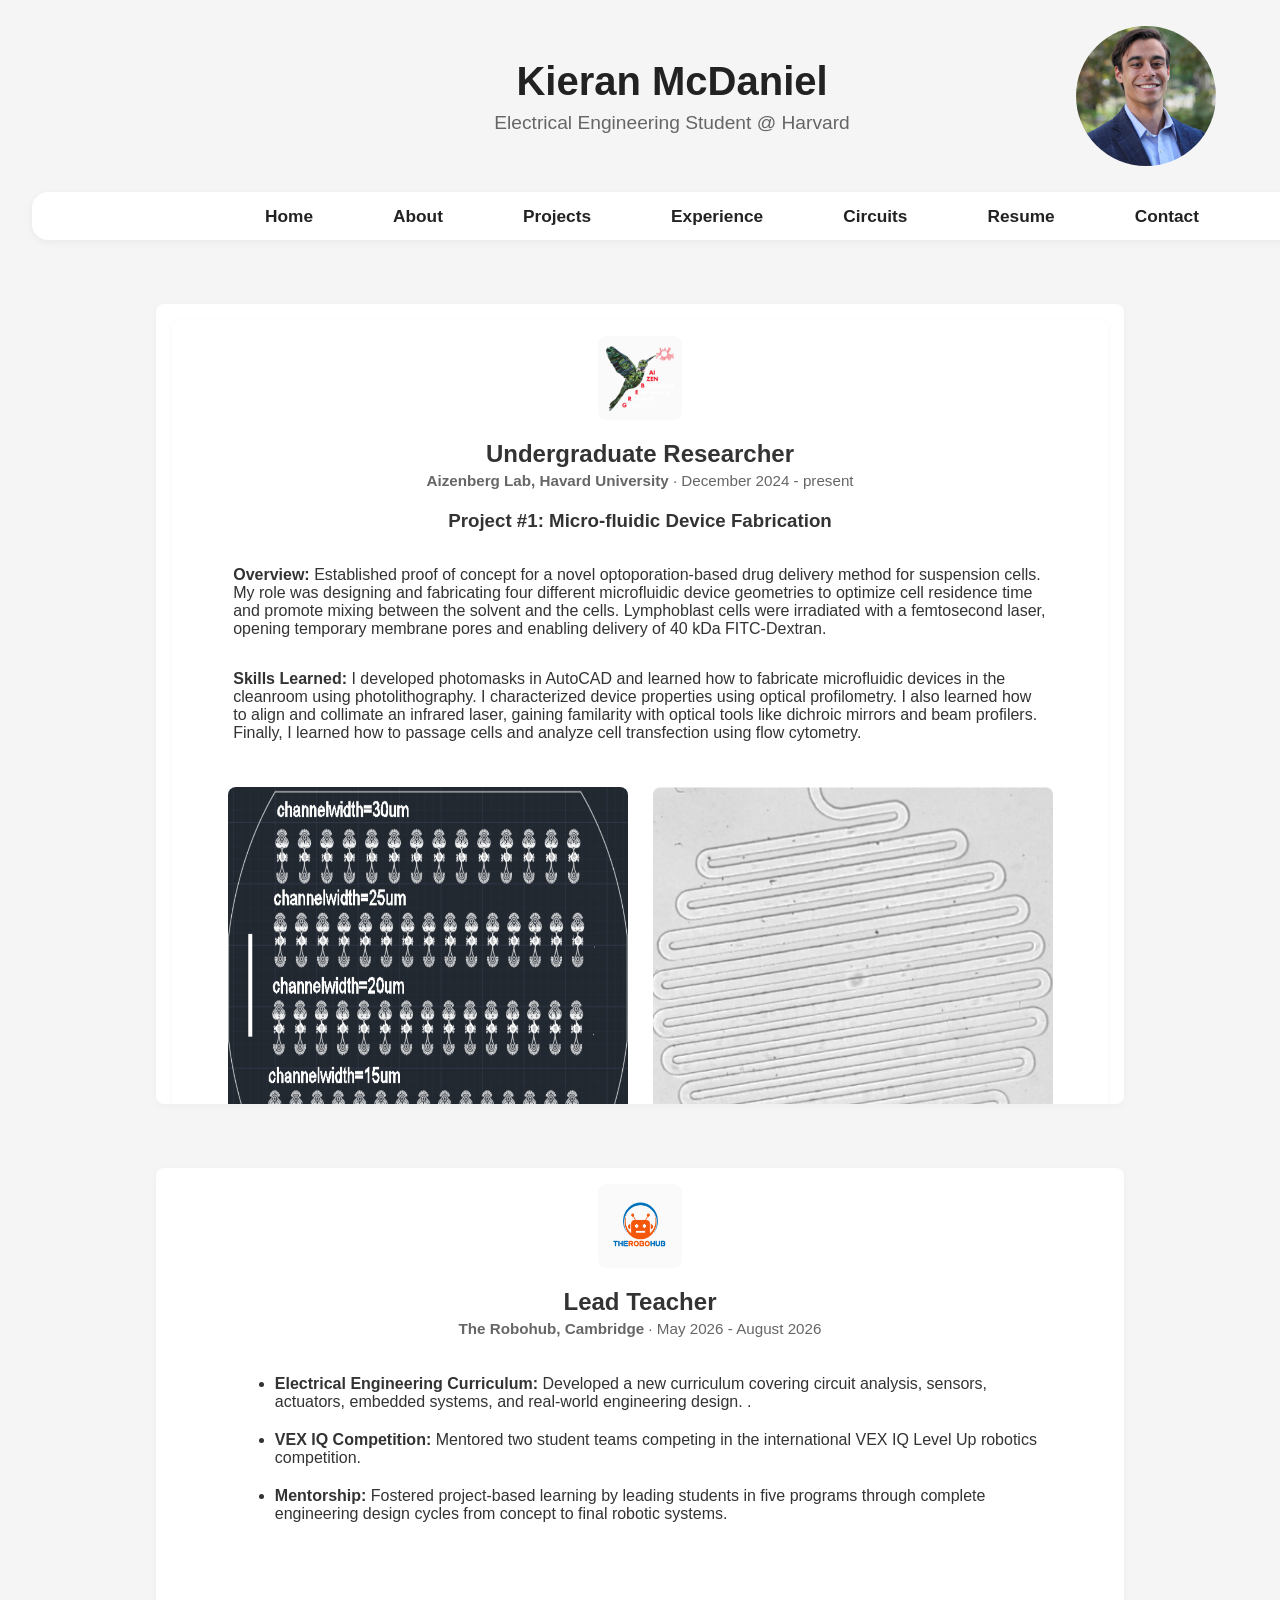
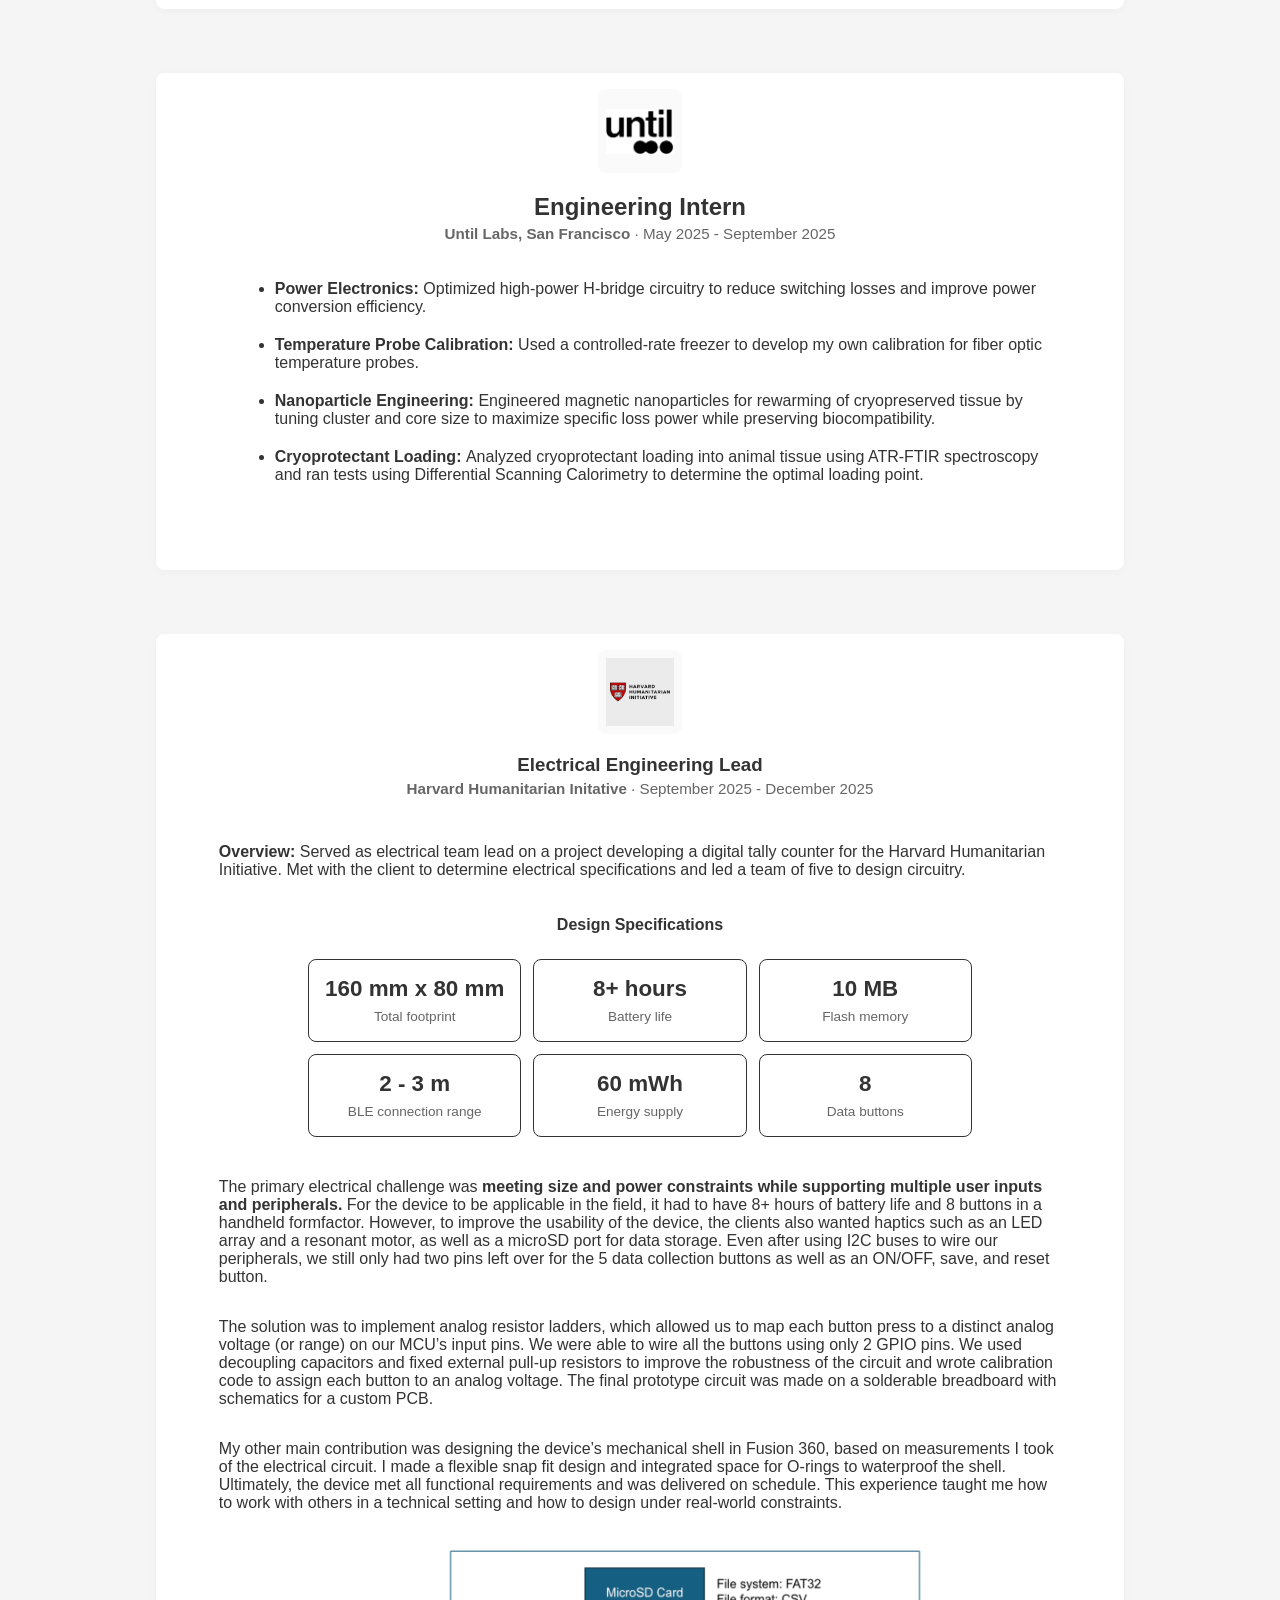
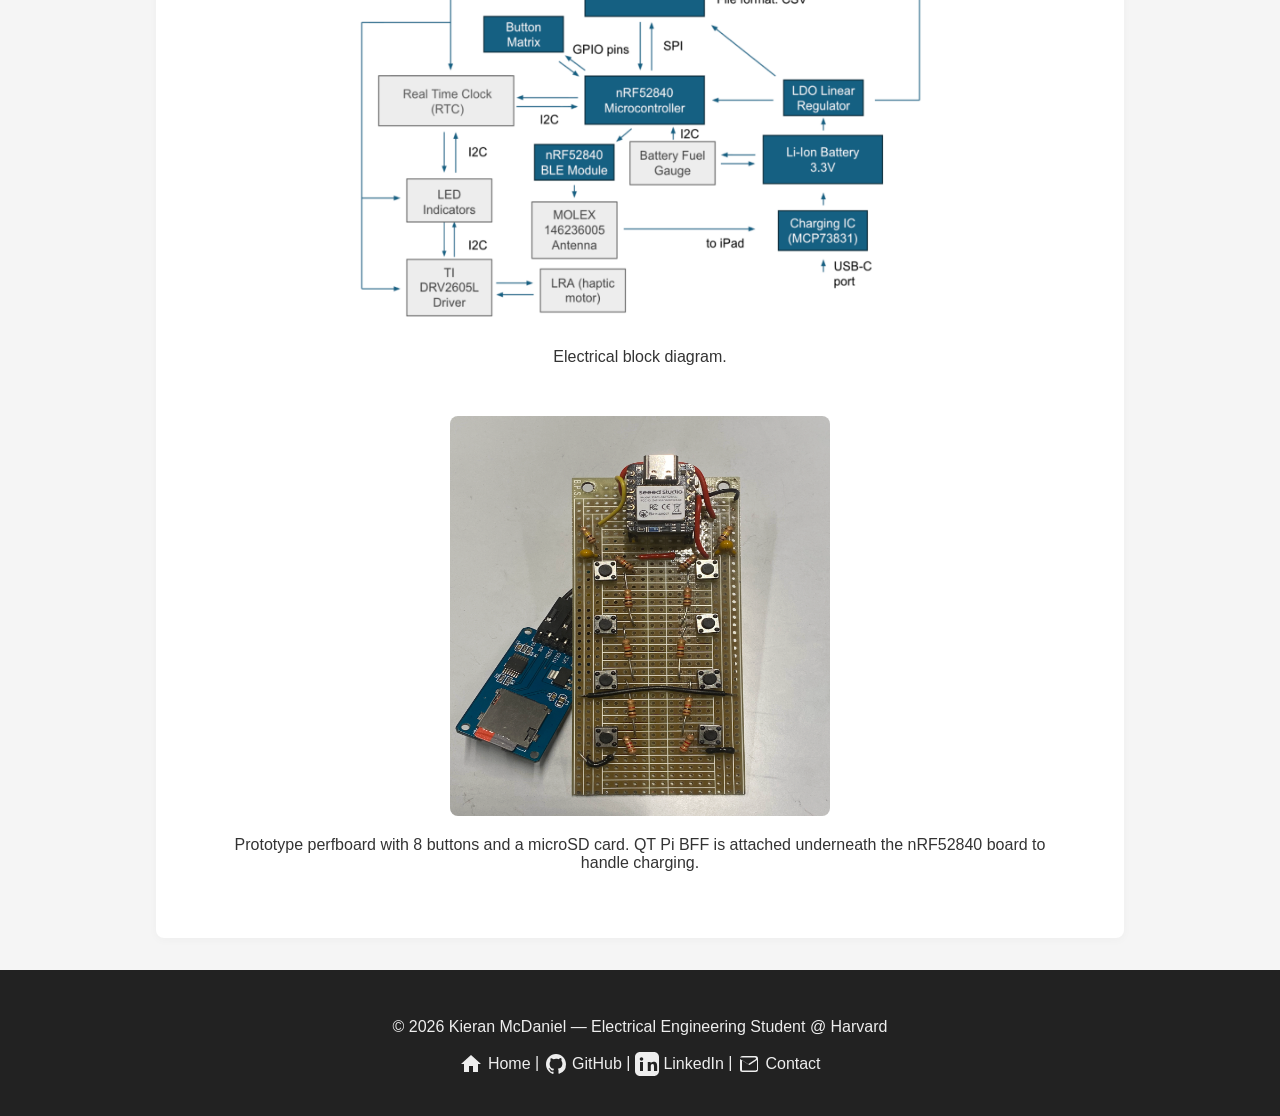
<file: experience.html>
<!DOCTYPE html>
<html lang="en">
<head>
  <meta charset="UTF-8">
  <meta name="viewport" content="width=device-width, initial-scale=1.0">
  <title>Experience</title>
  <link rel="stylesheet" href="style.css">
</head>
<body>
  <div class="site-header">
    <div class="site-header-text">
      <p class="site-header-title">Kieran McDaniel</p>
      <span class="site-header-subtitle">Electrical Engineering Student @ Harvard</span>
    </div>
    <a href="index.html">
      <img class="site-header-profile-picture" src="pp1.png" alt="Profile picture of Kieran McDaniel">
    </a>
  </div>
  <nav class="nav-bar">
    <div class="nav-toggle" id="navToggle" aria-label="Open navigation" tabindex="0">
      <span></span>
      <span></span>
      <span></span>
    </div>
    <ul class="nav-tabs" id="navTabs">
      <li><a href="index.html">Home</a></li>
      <li><a href="about.html">About</a></li>
      <li><a href="projects.html">Projects</a></li>
      <li><a href="experience.html">Experience</a></li>
      <li><a href="circuits.html">Circuits</a></li>
      <li><a href="resume.html">Resume</a></li>
      <li><a href="contact.html">Contact</a></li>
    </ul>
  </nav>
  <script>
  const navToggle = document.getElementById('navToggle');
  const navTabs = document.getElementById('navTabs');

  navToggle.addEventListener('click', () => {
    navTabs.classList.toggle('open');
    if (window.innerWidth <= 700) {
      document.body.classList.toggle('menu-open', navTabs.classList.contains('open'));
    }
  });
  </script>

  <section class="experience-list" aria-label="Internship experience list">
  <article class="experience-item research-experience-item">
    <article class="experience-item">
      <a href="https://www.actemium.ch/" target="_blank">
        <img class="company-logo" src="logos/aiz.png" alt="Actemium logo">
      </a>
      <div class="experience-content">
        <h2 class="role">Undergraduate Researcher</h2>
        <div class="meta"><strong>Aizenberg Lab, Havard University</strong> &middot; December 2024 - present</div>

        <h3> Project #1: Micro-fluidic Device Fabrication</h3>

        <p> <strong> Overview: </strong> Established proof of concept for a novel optoporation-based drug delivery method for suspension cells. My role was designing and fabricating four different microfluidic device geometries to optimize cell residence time and promote mixing between the solvent and the cells. Lymphoblast cells were irradiated with a femtosecond laser, opening temporary membrane pores and enabling delivery of 40 kDa FITC-Dextran.</p>

        <p style="margin-bottom: 0px"> <strong> Skills Learned: </strong> I developed photomasks in AutoCAD and learned how to fabricate microfluidic devices in the cleanroom using photolithography. I characterized device properties using optical profilometry. I also learned how to align and collimate an infrared laser, gaining familarity with optical tools like dichroic mirrors and beam profilers. Finally, I learned how to passage cells and analyze cell transfection using flow cytometry.</p>

    <div class="photo-grid"> 
      <div class="photo-card"; style="width: 400px; height: 400px; object-fit: cover;"> 
        <img src="img1.png" alt="Description of photo 2";> 
        <div class="photo-caption"> 
          <h3>Photomasks</h3> 
          <p style="text-align: center">Photolithography masks with different channel geometries were designed in AutoCAD.</p> 
        </div> 
      </div> 
      <div class="photo-card" style="width: 400px; height: 400px; object-fit: cover;"> 
        <img src="img2.png" alt="Description of photo 3"> 
        <div class="photo-caption"> 
          <h3>Microfluidic Channels</h3> 
          <p style="text-align: center">Device channels visualized under a microscope.</p> 
        </div> 
      </div> 
      <div class="photo-card" style="width: 400px; height: 400px; object-fit: cover;"> 
        <img src="img3.png" alt="Description of photo 3"> 
        <div class="photo-caption" style="text-align: center;"> 
          <h3>Optical Profilometry</h3> 
          <p style="text-align: center;">Characterizing channel height before experiments.</p> 
        </div> 
      </div> 
      <div class="photo-card" style="width: 400px; height: 400px; object-fit: cover;"> 
        <img src="img4.png" alt="Robots"> 
        <div class="photo-caption"> 
          <h3>Lymphoblast Cells</h3> 
          <p style="text-align: center"> Suspension cells under a microscope.</p> 
        </div> 
      </div> 
      <div class="photo-card" style="width: 400px; height: 400px; object-fit: cover;"> 
        <img src="img5.png" alt="Robots"> 
        <div class="photo-caption"> 
          <h3>Optical Setup</h3> 
          <p style="text-align: center"> Aligning and collimating a near-IR laser.</p> 
        </div> 
      </div> 
      <div class="photo-card" style="width: 400px; height: 400px; object-fit: cover;"> 
        <img src="img6.png" alt="Robots"> 
        <div class="photo-caption"> 
          <h3>Data Analysis</h3> 
          <p style="text-align: center"> Flow cytometry to analyze cell viability.</p> 
        </div> 
      </div> 
    </div>


      <h4>Engineering Skills</h4>

            <ul class="tech-list" aria-label="Engineering skills developed">

                <li>AutoCAD</li>
                <li>Photolithography</li>
                <li>Microfluidics</li>
                <li>Cell Passaging</li>
                <li>Optical Setups</li>
                <li>Laser Collimation</li>
                <li>Cleanroom Procedures</li>
                <li>Flow Cytometry</li>
                <li>Optical Profilometry</li>
                <li>Fluorescence Microscopy</li>
            </ul>

          <h3 style="margin-top: 50px;n"> Project #2: Liquid Crystal Elastomers for Biosensing</h3>

          <p style="margin-top: 20px"> <strong> Overview: </strong> Synthesized liquid crystal elastomers that exhibited color changes in response to mechanical deformation. Optimized the color response by changing the ratio of mesogen to cross-linker and altering UV photo-polymerization conditions. Presented work at the Harvard Chemistry and Chemical Biology Research Symposium in 2025 and <strong> won best poster. </strong> 
        </p>

        <p style="margin-bottom: 20px"> <strong> Skills Learned: </strong> I learned how to use levers such as dopants, mesogen:crosslinker ratio, and UV intensity to optimize the outcome of a two-step photopolymerization reaction. I explored the thickness dependence of liquid crystal alignment and experimented with different surface treatments to increase alignment uniformity and therefore color sensivity. I also learned how to take SEM images to analyze molecular structures within the elastomers. </p>


               <div class="single-photo"> 

                  <img src="img8.png"
                       alt="PNP current mirror voltage sweep">

                  <div class="single-photo-caption";>
                      <p style="text-align: center;">
                          Liquid crystal elastomer color response.  
                      </p>
                  </div>
              </div>

                 <div class="single-photo"> 

                  <img src="img7.png"
                       alt="PNP current mirror voltage sweep"
                       style="width: 600px; height: 500px; display: block; margin: 0 auto;">

                  <div class="single-photo-caption";>
                      <p style="text-align: center; margin-top: 20px">
                          SEM cross section image showing fingerprint texture showing liquid crystal alignment.  
                      </p>
                  </div>
              </div>

              <div class="single-photo"> 

                  <img src="img9.png"
                       alt="PNP current mirror voltage sweep"
                       style="width: 500px; height: 500px; display: block; margin: 0 auto;">

                  <div class="single-photo-caption";>
                      <p style="text-align: center; margin-top: 20px">
                          I presented a poster and an oral presentation with my findings at the 2025 Harvard Chemistry and Chemical Biology Research Symposium and won best poster.
                      </p>
                  </div>
              </div>

                <h4 style="margin-top: 0px">Engineering Skills</h4>

              <ul class="tech-list" aria-label="Engineering skills developed">

                <li>SEM</li>
                <li>UV Photopolymerization</li>
                <li>Poster Presentation</li>
                <li>Oral Presentation</li>
                <li>Thiol-Micheal Addition</li>
            </ul>


              <h3 style="margin-top: 50px;n"> Project #3: Granular Hydrogels</h3>

          <p style="margin-top: 20px"> <strong> Overview: </strong> Developed shear-thinning, injectable granular hydrogels for drug delivery and investigated the impact of microgel morphology on their rheological properties.
        </p>

        <p> <strong> Skills Learned: </strong> I learned how to use a rheometer to analyze viscoelastic properties such as storage and loss moduli. I also learned how to use the intstron machine to assess the tensile strength of the hydrogels.</p>

        <div class="single-photo"> 

                  <img src="img10.png"
                       alt="PNP current mirror voltage sweep"
                       style="width: 800px; height: 200px; display: block; margin: 0 auto;">

                  <div class="single-photo-caption";>
                      <p style="text-align: center; margin-top: 20px">
                          Viscoelastic properties of granular hydrogels.
                      </p>
                  </div>
              </div>


        <div class="single-photo"> 

                  <img src="img11.png"
                       alt="PNP current mirror voltage sweep"
                       style="width: 380px; height: 400px; display: block; margin: 0 auto;">

                  <div class="single-photo-caption";>
                      <p style="text-align: center; margin-top: 20px">
                          Testing granular hydrogels on the instron to measure tensile strength.
                      </p>
                  </div>
              </div>
     </div>

      
      <h4>Engineering Skills</h4>

            <ul class="tech-list" aria-label="Engineering skills developed">

                <li>Rheology</li>
                <li>Instron</li>
                <li>Fluid Dynamics</li>
                <li>Chemistry</li>
                <li>3D Printing</li>
            </ul>
      
   </article>
      </section>



  <section class="experience-list" aria-label="Internship experience list">
     <article class="experience-item">
       <a href="https://www.actemium.ch/" target="_blank">
        <img class="company-logo" src="logos/robohub.png" alt="Actemium logo">
      </a>
      <div class="experience-content">
        <h2 class="role">Lead Teacher</h2>
        <div style="margin-bottom: 30px"; class="meta"><strong>The Robohub, Cambridge</strong> &middot; May 2026 - August 2026 </div>

        <ul style="margin-bottom: 50px;">
          <li style="margin-bottom: 20px"><strong>Electrical Engineering Curriculum: </strong>Developed a new curriculum covering circuit analysis, sensors, actuators, embedded systems, and real-world engineering design. .</li>
        <li style="margin-bottom: 20px"><strong>VEX IQ Competition: </strong>Mentored two student teams competing in the international VEX IQ Level Up robotics competition.</li>
          <li style="margin-bottom: 20px"><strong>Mentorship: </strong> Fostered project-based learning by leading students in five programs through complete engineering design cycles from concept to final robotic systems. </li>
        </ul>
      </div>
    </article>
  </section>

 




  <section class="experience-list" aria-label="Internship experience list">
     <article class="experience-item">
       <a href="https://www.actemium.ch/" target="_blank">
        <img class="company-logo" src="logos/until.png" alt="Actemium logo">
      </a>
      <div class="experience-content">
        <h2 class="role">Engineering Intern</h2>
        <div style="margin-bottom: 30px"; class="meta"><strong>Until Labs, San Francisco</strong> &middot; May 2025 - September 2025 </div>

        <ul style="margin-bottom: 50px;">
          <li style="margin-bottom: 20px"><strong>Power Electronics: </strong> Optimized high-power H-bridge circuitry to reduce switching losses and improve power conversion efficiency.</li>
        <li style="margin-bottom: 20px"><strong>Temperature Probe Calibration: </strong> Used a controlled-rate freezer to develop my own calibration for fiber optic temperature probes.</li>
          <li style="margin-bottom: 20px"><strong>Nanoparticle Engineering: </strong> Engineered magnetic nanoparticles for rewarming of cryopreserved tissue by tuning cluster and core size to maximize specific loss power while preserving biocompatibility. </li>
          <li style="margin-bottom: 20px"><strong>Cryoprotectant Loading: </strong> Analyzed cryoprotectant loading into animal tissue using ATR-FTIR spectroscopy and ran tests using Differential Scanning Calorimetry to determine the optimal loading point.</li>
        </ul>
      </div>
    </article>
  </section>

  <section class="experience-list" aria-label="Internship experience list">
    <article class="experience-item">
      <a href="https://www.etavis.ch/" target="_blank">
        <img class="company-logo" src="logos/hhi.jpg" alt="Etavis logo">
      </a>
      <div class="experience-content">
        <h3 class="role">Electrical Engineering Lead </h3>
        <div style="margin-bottom: 30px"; class="meta"><strong>Harvard Humanitarian Initative</strong> &middot; September 2025 - December 2025 </div>
        <p><strong> Overview: </strong> Served as electrical team lead on a project developing a digital tally counter for the Harvard Humanitarian Initiative. Met with the client to determine electrical specifications and led a team of five to design circuitry. </p>

        <!-- KEY SPECIFICATIONS -->
            <h4 style="margin-bottom: 0px">Design Specifications</h4>

            <div class="project-specs">

                <div class="spec-item">
                    <strong>160 mm x  80 mm</strong>
                    <span>Total footprint</span>
                </div>

                <div class="spec-item">
                    <strong>8+ hours</strong>
                    <span>Battery life</span>
                </div>

                <div class="spec-item">
                    <strong>10 MB</strong>
                    <span>Flash memory</span>
                </div>

                <div class="spec-item">
                    <strong>2 - 3 m</strong>
                    <span>BLE connection range</span>
                </div>

                <div class="spec-item">
                    <strong>60 mWh</strong>
                    <span>Energy supply</span>
                </div>

                <div class="spec-item">
                    <strong>8</strong>
                    <span>Data buttons</span>
                </div>
              </div>

              <p>
                The primary electrical challenge was <strong> meeting size and power constraints while supporting multiple user inputs and peripherals. </strong> For the device to be applicable in the field, it had to have 8+ hours of battery life and 8 buttons in a handheld formfactor. However, to improve the usability of the device, the clients also wanted haptics such as an LED array and a resonant motor, as well as a microSD port for data storage. Even after using I2C buses to wire our peripherals, we still only had two pins left over for the 5 data collection buttons as well as an ON/OFF, save, and reset button. 
              </p>

              <p>
              The solution was to implement analog resistor ladders, which allowed us to map each button press to a distinct analog voltage (or range) on our MCU’s input pins. We were able to wire all the buttons using only 2 GPIO pins. We used decoupling capacitors and fixed external pull-up resistors to improve the robustness of the circuit and wrote calibration code to assign each button to an analog voltage. The final prototype circuit was made on a solderable breadboard with schematics for a custom PCB. 
            </p>

            <p>
            My other main contribution was designing the device’s mechanical shell in Fusion 360, based on measurements I took of the electrical circuit. I made a flexible snap fit design and integrated space for O-rings to waterproof the shell. Ultimately, the device met all functional requirements and was delivered on schedule. This experience taught me how to work with others in a technical setting and how to design under real-world constraints. 
            </p>


             <div class="single-photo"> 

                  <img src="img12.png"
                       alt="PNP current mirror voltage sweep"
                       style="width: 600px; height: 400px; display: block; margin: 0 auto;">

                  <div class="single-photo-caption";>
                      <p style="text-align: center; margin-top: 20px">
                          Electrical block diagram.
                      </p>
                  </div>
              </div>

               <div class="single-photo"> 

                  <img src="img13.png"
                       alt="PNP current mirror voltage sweep"
                       style="width: 380px; height: 400px; display: block; margin: 0 auto;">

                  <div class="single-photo-caption";>
                      <p style="text-align: center; margin-top: 20px">
                          Prototype perfboard with 8 buttons and a microSD card. QT Pi BFF is attached underneath the nRF52840 board to handle charging. 
                      </p>
                  </div>
              </div>


      </div>
    </article>
  </section>


 <footer class="site-footer">
  <p>© 2026 Kieran McDaniel &mdash; Electrical Engineering Student @ Harvard</p>
  <p>
    <a href="index.html" class="footer-link">
      <svg width="24" height="24" fill="currentColor" viewBox="0 0 24 24" style="vertical-align:middle;"><path d="M10 20v-6h4v6h5v-8h3L12 3 2 12h3v8z"/></svg>
      <span class="footer-link-text">Home</span>
    </a> |
    <a href="https://github.com/ksmcdaniel" target="_blank" class="footer-link">
      <svg width="24" height="24" fill="currentColor" viewBox="0 0 24 24" style="vertical-align:middle;"><path d="M12 2C6.48 2 2 6.58 2 12.26c0 4.5 2.87 8.32 6.84 9.67.5.09.68-.22.68-.48 0-.24-.01-.87-.01-1.7-2.78.62-3.37-1.36-3.37-1.36-.45-1.18-1.1-1.5-1.1-1.5-.9-.63.07-.62.07-.62 1 .07 1.53 1.05 1.53 1.05.89 1.56 2.34 1.11 2.91.85.09-.66.35-1.11.63-1.37-2.22-.26-4.56-1.14-4.56-5.07 0-1.12.39-2.03 1.03-2.75-.1-.26-.45-1.3.1-2.7 0 0 .84-.28 2.75 1.05A9.38 9.38 0 0 1 12 6.84c.85.004 1.71.12 2.51.35 1.91-1.33 2.75-1.05 2.75-1.05.55 1.4.2 2.44.1 2.7.64.72 1.03 1.63 1.03 2.75 0 3.94-2.34 4.81-4.57 5.07.36.32.68.94.68 1.9 0 1.37-.01 2.47-.01 2.81 0 .27.18.58.69.48A10.01 10.01 0 0 0 22 12.26C22 6.58 17.52 2 12 2z"/></svg>
      <span class="footer-link-text">GitHub</span>
    </a> |
    <a href="https://www.linkedin.com/in/kieran-mcdaniel-357561210/" target="_blank" class="footer-link">
      <svg width="24" height="24" fill="currentColor" viewBox="0 0 24 24" style="vertical-align:middle;"><path d="M19 0h-14c-2.76 0-5 2.24-5 5v14c0 2.76 2.24 5 5 5h14c2.76 0 5-2.24 5-5v-14c0-2.76-2.24-5-5-5zm-11 19h-3v-9h3v9zm-1.5-10.28c-.97 0-1.75-.79-1.75-1.75s.78-1.75 1.75-1.75 1.75.79 1.75 1.75-.78 1.75-1.75 1.75zm15.5 10.28h-3v-4.5c0-1.08-.02-2.47-1.5-2.47-1.5 0-1.73 1.17-1.73 2.39v4.58h-3v-9h2.89v1.23h.04c.4-.75 1.38-1.54 2.84-1.54 3.04 0 3.6 2 3.6 4.59v4.72z"/></svg>
      <span class="footer-link-text">LinkedIn</span>
    </a> |
    <a href="contact.html" class="footer-link">
      <svg width="24" height="24" fill="currentColor" viewBox="0 0 24 24" style="vertical-align:middle;"><path d="M21 6.5a2.5 2.5 0 0 0-2.5-2.5h-13A2.5 2.5 0 0 0 3 6.5v11A2.5 2.5 0 0 0 5.5 20h13a2.5 2.5 0 0 0 2.5-2.5v-11zm-2.5-.5a.5.5 0 0 1 .5.5v.379l-8 5.333-8-5.333V6a.5.5 0 0 1 .5-.5h15zm.5 12a.5.5 0 0 1-.5.5h-13a.5.5 0 0 1-.5-.5V8.121l7.5 5 7.5-5V18z"/></svg>
      <span class="footer-link-text">Contact</span>
    </a>
  </p>
</footer>
</body>
</html>
</file>
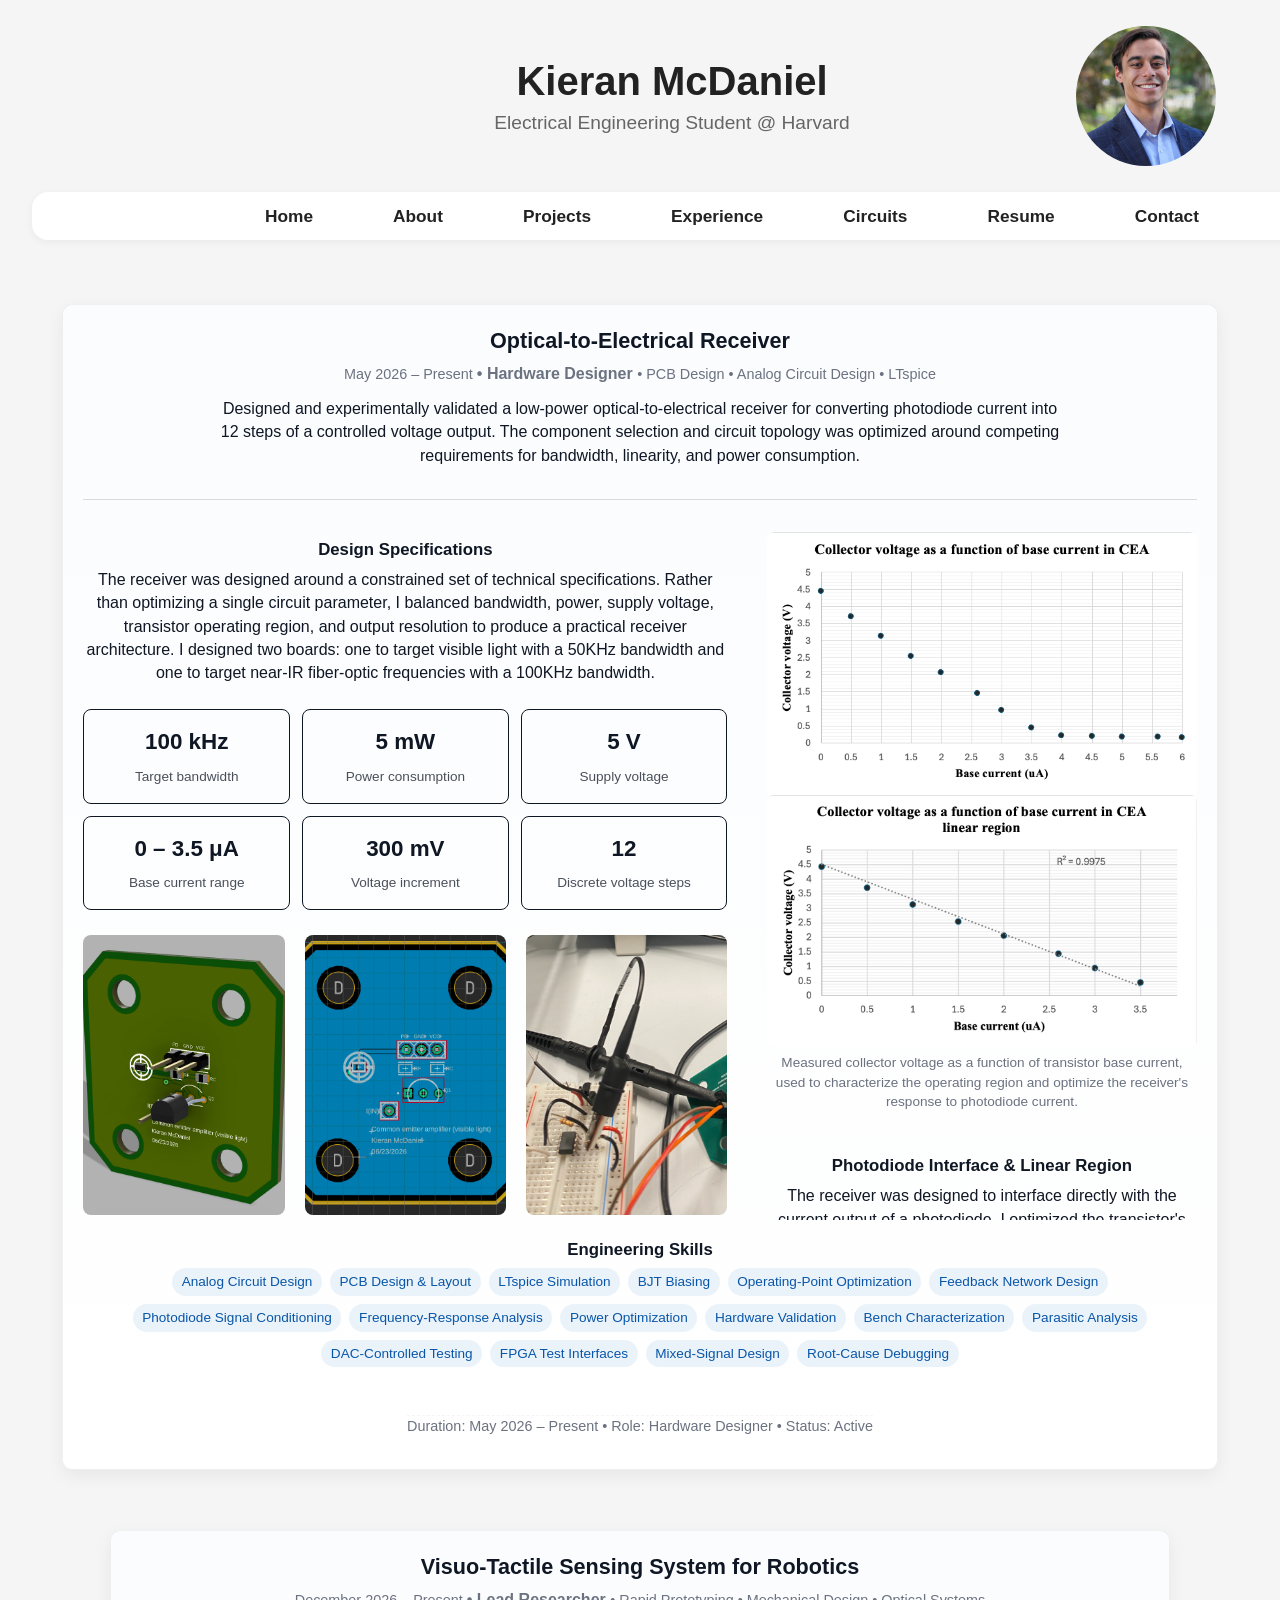
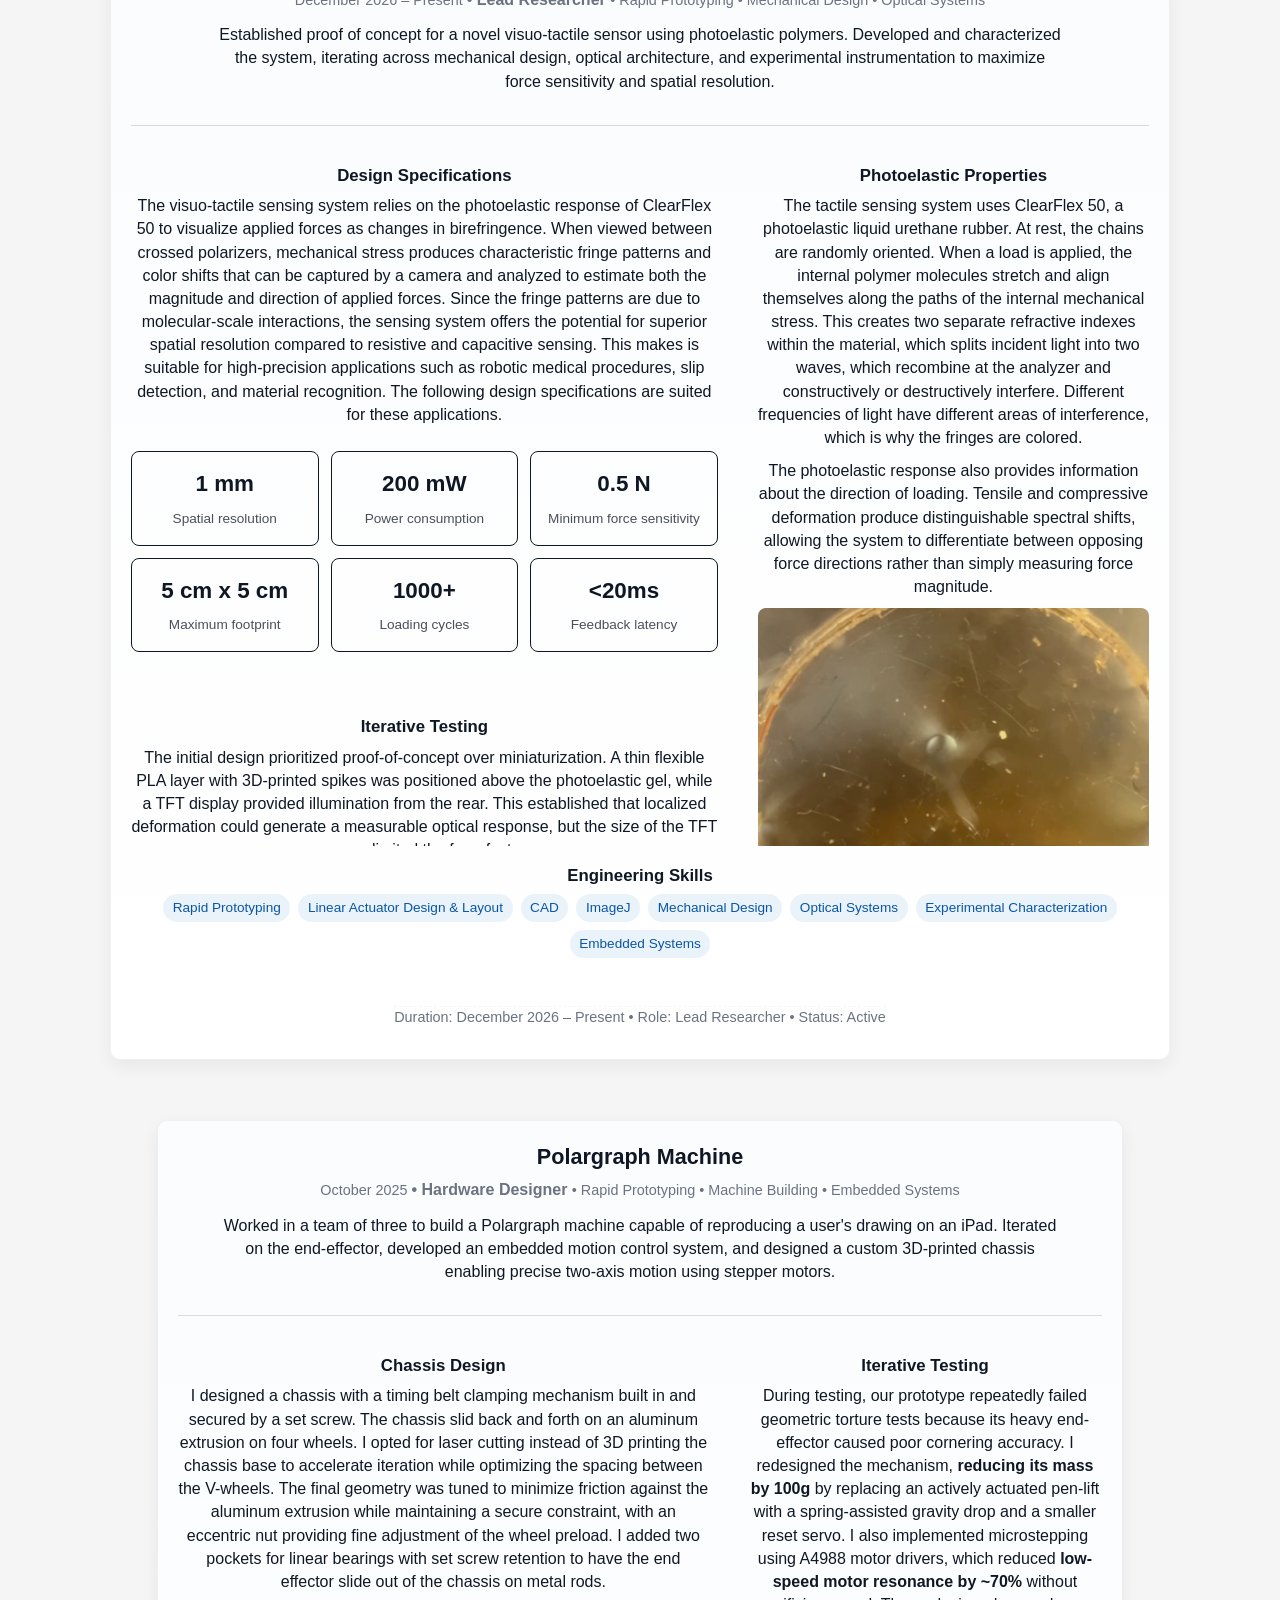
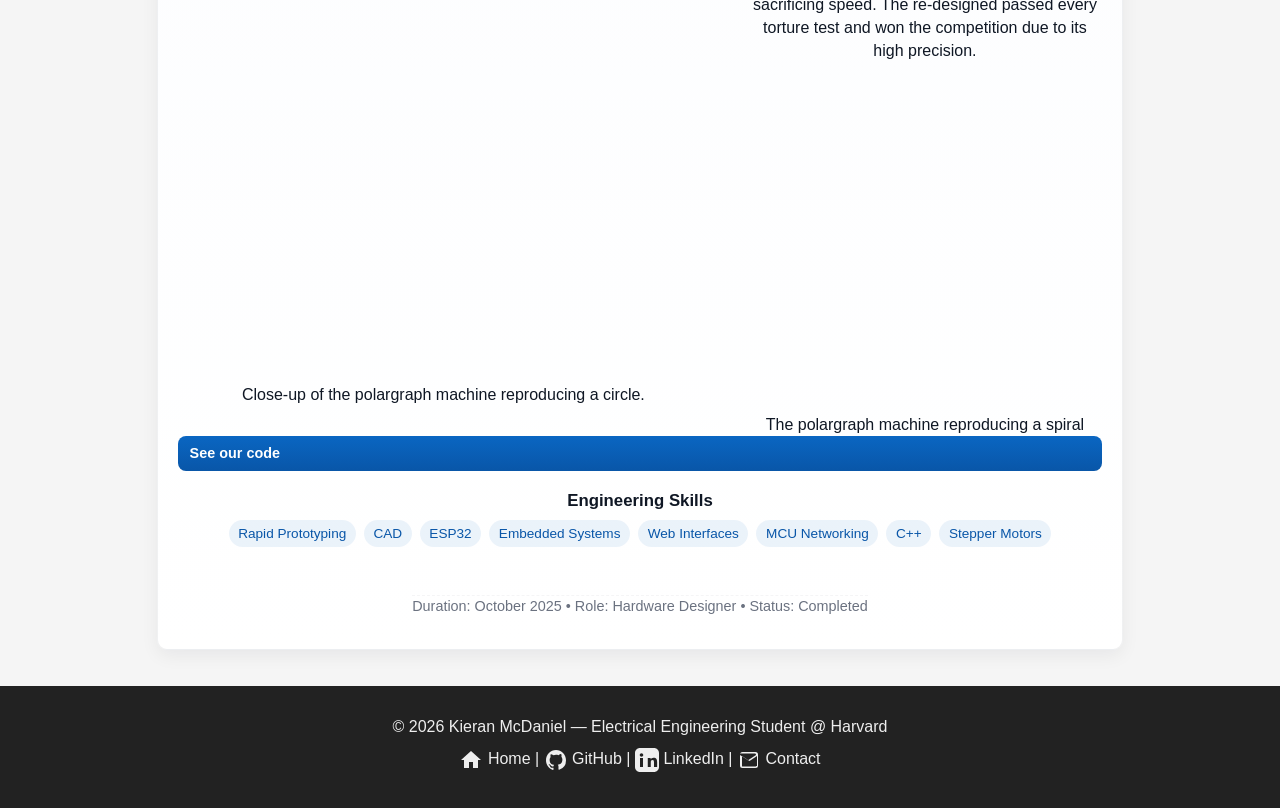
<file: projects.html>
<!DOCTYPE html> <html lang="en"> <head> <meta charset="UTF-8"> <meta name="viewport" content="width=device-width, initial-scale=1.0"> <title>Projects</title> <link rel="stylesheet" href="style.css"> </head> <body> <!-- Header --> <div class="site-header"> <div class="site-header-text"> <p class="site-header-title">Kieran McDaniel</p> <span class="site-header-subtitle"> Electrical Engineering Student @ Harvard </span> </div> <a href="index.html"> <img class="site-header-profile-picture" src="pp1.png" alt="Profile picture of Kieran McDaniel" > </a> </div> <!-- Navigation --> <nav class="nav-bar"> <div class="nav-toggle" id="navToggle" aria-label="Open navigation" tabindex="0"> <span></span> <span></span> <span></span> </div> <ul class="nav-tabs" id="navTabs"> <li><a href="index.html">Home</a></li> <li><a href="about.html">About</a></li> <li><a href="projects.html">Projects</a></li> <li><a href="experience.html">Experience</a></li> <li><a href="circuits.html">Circuits</a></li> <li><a href="resume.html">Resume</a></li> <li><a href="contact.html">Contact</a></li> </ul> </nav> <!-- Projects -->


<div class="project-details">

  <!-- FIRST PROJECT: OPTICAL-TO-ELECTRICAL RECEIVER -->
<article class="project" role="article"
    aria-labelledby="project-title-optical-receiver"
    data-project-id="optical-receiver"
    itemscope itemtype="https://schema.org/CreativeWork">

    <header class="project-header">

        <h2 id="project-title-optical-receiver"
            class="project-title"
            itemprop="name">
            Optical-to-Electrical Receiver
        </h2>

        <p class="project-meta">
            <time class="project-date" datetime="2026-05-20">
                May 2026 – Present
            </time>
            <span class="project-role" itemprop="author">
                • Hardware Designer
            </span>
            <span class="project-tags">
                • PCB Design • Analog Circuit Design • LTspice
            </span>
        </p>

        <p class="project-summary" itemprop="description"> 
            Designed and experimentally validated a low-power optical-to-electrical
            receiver for converting photodiode current into 12 steps of a controlled voltage output.

            The component selection and circuit topology was optimized around competing requirements for
            bandwidth, linearity, and power consumption. 
        </p>

    </header>

<div class="project-columns"> <!-- COLUMN 1 --> 

  <div class="project-column">

    <section class="project-section">

        <h3 class="sr-only">Project details</h3>


        <!-- KEY SPECIFICATIONS -->
            <h4>Design Specifications</h4>

            <p>
                The receiver was designed around a constrained set of technical specifications. Rather than optimizing a single circuit
                parameter, I balanced bandwidth, power, supply voltage, transistor
                operating region, and output resolution to produce a practical
                receiver architecture. I designed two boards: one to target visible light with a 50KHz bandwidth and one to target near-IR fiber-optic frequencies with a 100KHz bandwidth. 
            </p>
            <div class="project-specs">

                <div class="spec-item">
                    <strong>100 kHz</strong>
                    <span>Target bandwidth</span>
                </div>

                <div class="spec-item">
                    <strong>5 mW</strong>
                    <span>Power consumption</span>
                </div>

                <div class="spec-item">
                    <strong>5 V</strong>
                    <span>Supply voltage</span>
                </div>

                <div class="spec-item">
                    <strong>0 – 3.5 μA</strong>
                    <span>Base current range</span>
                </div>

                <div class="spec-item">
                    <strong>300 mV</strong>
                    <span>Voltage increment</span>
                </div>

                <div class="spec-item">
                    <strong>12</strong>
                    <span>Discrete voltage steps</span>
                </div>
              </div>

 
             <div class="three-photo-row", style="margin-bottom: 10px">   <div class="three-photo"> <img src="pcb1.png" alt="Photo 1"> </div> <div class="three-photo"> <img src="pcb2.png" alt="Photo 2"> </div> <div class="three-photo"> <img src="pcb3.png" alt="Photo 3"> </div> </div> 

             <p>3D renderings, routing diagram, and final product for a PCB board of a common emitter amplifier circuit.</p>

              <!-- OPERATING POINT OPTIMIZATION -->
            <h4>Operating-Point Optimization</h4>

            <p>
                A central design challenge was selecting a transistor operating point
                that could accommodate the photodiode's current output while maintaining
                sufficient linearity and voltage swing. 
            </p>

            <p>
                I characterized the transistor response by sweeping the base current and
                measuring the resulting collector voltage. This allowed me to set collector and feedback ressitor values that would ensure the transistor's linear region matched the expected
                photodiode current range. I then adjusted the feedback path to refine the operating point without negatively impacting
                gain and power consumption.
            </p>

            <p style="margin-bottom: 10px">
                The final design reduced power consumption from approximately
                <strong>18 mW to 5 mW without sacrificing linearity or the ~4V voltage headroom. </strong> This required balancing the reduction
                in bias current against the resulting changes in gain, linearity,
                bandwidth, and usable dynamic range rather than simply minimizing
                current draw.
            </p>

            <h4>Simulation &amp; Frequency-Response Analysis</h4>

            <p>
                I developed models for both PCBs in <strong>LTspice</strong> and used
                simulation to evaluate the circuit's operating point, gain, feedback
                behavior, and frequency response before and after fabrication.
            </p>

            <p>
                The initial measured frequency response differed from the simulated
                high-frequency PCB model. I traced the gain through the circuit to identify
                the source of the mismatch, which revealed that the current mirror gain had been overlooked in my calculations of transimpedance gain. This made the transimpedance bandwidth look higher than it actually was. 
            </p>

                  <!-- CURRENT MIRROR FIGURE -->
              <div class="single-photo"> 

                  <img src="currentmirror.png"
                       alt="PNP current mirror voltage sweep">

                  <div class="single-photo-caption">
                      <p>
                          Experimental characterization of the PNP current mirror using
                          a voltage sweep on the reference transistor's collector.
                      </p>
                 </div>

              </div>

               <div class="single-photo"> 

                  <img src="initialmistake.png"
                       alt="PNP current mirror voltage sweep">

                  <div class="single-photo-caption">
                      <p>
                          Initial mismatch between simulated and observed bandwidth. Observed bandwidth is artifically increased because of current mirror gain, which was not factored into the calculations. 
                      </p>
                  </div>

              </div>

               <div class="single-photo"> 

                  <img src="cmgain.png"
                       alt="PNP current mirror voltage sweep">

                  <div class="single-photo-caption">
                      <p>
                          Current mirror gain measured on the bench. Zero frequency point observed at 35KHz.  
                      </p>
                  </div>

              </div>

            <p>
                I independently characterized the current mirror on the bench and
                compared its measured behavior with simulation. Incorporating the
                frequency-dependent current-mirror response into the analysis allowed
                me to correct the observed bandwidth and have it match the simulating bandwidth of 50KHz. I altered the current mirror reference resistor <strong> increasing bandwidth from 30KHz to 200KHz. </strong> This change in the current mirror driver increased the bandwdith of my CEA by <strong> 2x. </strong>
            </p>

            <div class="single-photo"> 

                  <img src="cmbandwidth.png"
                       alt="PNP current mirror voltage sweep">

                  <div class="single-photo-caption">
                      <p>
                          Increasing current mirror bandwidth from 30KHz to 200KHz by tweaking reference resistor magnitude.  
                      </p>
                  </div>

                   <div class="single-photo"> 

                    <h2> Final Improved Bandwidth </h2>

                  <img src="improved.png"
                       alt="PNP current mirror voltage sweep"
                       style="width: 500px; height: auto; display: inline-block">
                  </div>
            </div>
  </div>


  <div class="project-column">

      <!-- HERO TECHNICAL FIGURE -->
        <figure class="project-media">

           <img src="CEA.png"
                 alt="Collector voltage decreasing as transistor base current increases">

            <img src="CEAlinear.png"
                 alt="Transistor linear region">

            <figcaption>
                Measured collector voltage as a function of transistor base current,
                used to characterize the operating region and optimize the receiver's
                response to photodiode current.
            </figcaption>

        </figure>

       
        <!-- PHOTODIODE INTERFACE -->
        <div class="project-overview", style="margin-top: 10px";>

            <h4>Photodiode Interface &amp; Linear Region</h4>

            <p>
                The receiver was designed to interface directly with the current output
                of a photodiode. I optimized the transistor's operating region so that
                its response remained useful across the expected input-current range,
                allowing the circuit to translate small changes in photodiode current
                into a predictable voltage response.
            </p>


            <div class="single-photo"> 

                  <img src="pd.png"
                       alt="PNP current mirror voltage sweep">

                  <div class="single-photo-caption">
                      <p>
                          Collector current increasing as light intensity increases.  
                      </p>
                  </div>
              </div>


    </div>


        <!-- VALIDATION BOARD -->
        <div class="project-overview">

            <h4>Validation Board</h4>

            <p>
                To test the circuit (as well as other circuits in the lab), I designed a validation PCB. The board integrates eight DAC channels, power delivery,
                clocking circuitry, and an XEM-series FPGA interface. 
            </p>

            <p>
                The validation platform allows circuit behavior to be
                measured systematically across different bias points and input
                conditions. 
            </p>


            <div class="single-photo"> 

                  <img src="vb1.png"
                       alt="PNP current mirror voltage sweep">

                  <div class="single-photo-caption">
                      <p>
                          Routing diagram for the validation board in KiCAD.  
                      </p>
                  </div>
              </div>


               <div class="single-photo"> 

                  <img src="vb2.png"
                       alt="PNP current mirror voltage sweep">

                  <div class="single-photo-caption">
                      <p>
                          Shipped validation board.  
                      </p>
                  </div>
              </div>

        </div>


    </div>
</div>


<h4>Engineering Skills</h4>

            <ul class="tech-list" aria-label="Engineering skills developed">

                <li>Analog Circuit Design</li>
                <li>PCB Design &amp; Layout</li>
                <li>LTspice Simulation</li>
                <li>BJT Biasing</li>
                <li>Operating-Point Optimization</li>
                <li>Feedback Network Design</li>
                <li>Photodiode Signal Conditioning</li>
                <li>Frequency-Response Analysis</li>
                <li>Power Optimization</li>
                <li>Hardware Validation</li>
                <li>Bench Characterization</li>
                <li>Parasitic Analysis</li>
                <li>DAC-Controlled Testing</li>
                <li>FPGA Test Interfaces</li>
                <li>Mixed-Signal Design</li>
                <li>Root-Cause Debugging</li>

            </ul>



    <footer class="project-footer">

        <p class="project-stats">
            Duration: May 2026 – Present • Role: Hardware Designer • Status: Active
        </p>

    </footer>

</article>


<div class="project-details">

  <!-- Second PROJECT: Visuo Tactile Sensor-->
<article class="project" role="article"
    aria-labelledby="project-title-visuo-tactile-sensing"
    data-project-id="tactile-sensing"
    itemscope itemtype="https://schema.org/CreativeWork">

    <header class="project-header">

        <h2 id="project-title-visuo-tactile-sensing"
            class="project-title"
            itemprop="name">
            Visuo-Tactile Sensing System for Robotics
        </h2>

        <p class="project-meta">
            <time class="project-date" datetime="2026-05-20">
                December 2026 – Present
            </time>
            <span class="project-role" itemprop="author">
                • Lead Researcher
            </span>
            <span class="project-tags">
                • Rapid Prototyping • Mechanical Design • Optical Systems
            </span>
        </p>

        <p class="project-summary" itemprop="description"> 
            Established proof of concept for a novel visuo-tactile sensor using photoelastic polymers. Developed and characterized the system, iterating across mechanical design, optical architecture, and experimental instrumentation to maximize force sensitivity and spatial resolution.
        </p>

    </header>


<div class="project-columns"> <!-- COLUMN 1 --> 

  <div class="project-column">

    <section class="project-section">

        <h3 class="sr-only">Project details</h3>


        <!-- KEY SPECIFICATIONS -->
            <h4>Design Specifications</h4>

            <p>
                The visuo-tactile sensing system relies on the photoelastic response of ClearFlex 50 to visualize applied forces as changes in birefringence. When viewed between crossed polarizers, mechanical stress produces characteristic fringe patterns and color shifts that can be captured by a camera and analyzed to estimate both the magnitude and direction of applied forces. Since the fringe patterns are due to molecular-scale interactions, the sensing system offers the potential for superior spatial resolution compared to resistive and capacitive sensing. This makes is suitable for high-precision applications such as robotic medical procedures, slip detection, and material recognition. The following design specifications are suited for these applications. 
            </p>

            <div class="project-specs">

                <div class="spec-item">
                    <strong>1 mm</strong>
                    <span>Spatial resolution</span>
                </div>

                <div class="spec-item">
                    <strong>200 mW</strong>
                    <span>Power consumption</span>
                </div>

                <div class="spec-item">
                    <strong>0.5 N </strong>
                    <span>Minimum force sensitivity</span>
                </div>

                <div class="spec-item">
                    <strong>5 cm x 5 cm</strong>
                    <span>Maximum footprint</span>
                </div>

                <div class="spec-item">
                    <strong>1000+</strong>
                    <span>Loading cycles</span>
                </div>

                <div class="spec-item">
                    <strong><20ms</strong>
                    <span>Feedback latency</span>
                </div>
              </div>

</section>

    <section class="project-section">
      <h3 class="sr-only">Iterative Testing</h3>


        <!-- KEY SPECIFICATIONS -->
            <h4>Iterative Testing</h4>

            <p>
               The initial design prioritized proof-of-concept over miniaturization. A thin flexible PLA layer with 3D-printed spikes was positioned above the photoelastic gel, while a TFT display provided illumination from the rear. This established that localized deformation could generate a measurable optical response, but the size of the TFT screen limited the form factor.</p>

               <p>
                Increasing sensitivity required concentrating optical and mechanical deformation within a small sensing region. However, concentrating the deformation too aggressively can reduce spatial resolution by causing neighboring sensing regions to interact. I therefore iterated on spike geometry, illumination, and gel configuration to balance force sensitivity against spatial resolution.
              </p>

         <video width="640" height="360" controls poster="gel3.png">
    <source src="1.mp4" type="video/mp4">
    Your browser does not support the video tag.
</video>

<p>
               After establishing proof of concept, I moved on to testing the force sensitivity and resolution of the sensor through several 3D printed test setups. 
            </p>

 <video width="640" height="360" controls poster="setup1.png">
    <source src="exploded1.mp4" type="video/mp4">
    Your browser does not support the video tag.
</video>


 <video width="640" height="360" controls poster="setup.png">
    <source src="exploded2.mp4" type="video/mp4">
    Your browser does not support the video tag.
</video>

<p>
               Both setups involved placing known masses on top of the polymer and measuring the intensity of fringe patterns with an iPhone camera. A major issue was the large focusing distance of the camera (>12 cm) which led me to switch to a smaller Raspberry Pi camera module. The data was processed in ImageJ. 
            </p>


             <div class="single-photo"> 

                  <img src="data2.png"
                       alt="Brightness thresholding">

                  <div class="single-photo-caption">
                      <p>
                          Pixel brightness thresholding of raw data in ImageJ.  
                      </p>
                  </div>
              </div>


              <div class="single-photo"> 

                  <img src="data1.png"
                       alt="Brightness thresholding">

                  <div class="single-photo-caption">
                      <p>
                          Masks of bright thresholded area for six different masses.  
                      </p>
                  </div>
              </div>


              <div class="single-photo"> 

                  <img src="data.png"
                       alt="Brightness thresholding">

                  <div class="single-photo-caption">
                      <p>
                          Thresholded bright area as a function of applied force. There is a roughly linear relationship between the addition of mass and the growth of bright areas on the polymer.   
                      </p>
                  </div>
              </div>

            </section>


</div>

 <div class="project-column">
  <section class="project-section">

        <h3 class="sr-only">Photoelastic properties</h3>


        <!-- KEY SPECIFICATIONS -->
            <h4>Photoelastic Properties</h4>

            <p>
                The tactile sensing system uses ClearFlex 50, a photoelastic liquid urethane rubber. At rest, the chains are randomly oriented. When a load is applied, the internal polymer molecules stretch and align themselves along the paths of the internal mechanical stress. This creates two separate refractive indexes within the material, which splits incident light into two waves, which recombine at the analyzer and constructively or destructively interfere. Different frequencies of light have different areas of interference, which is why the fringes are colored. 
            </p>

            <p>

            The photoelastic response also provides information about the direction of loading. Tensile and compressive deformation produce distinguishable spectral shifts, allowing the system to differentiate between opposing force directions rather than simply measuring force magnitude.

          </p>


               <div class="single-photo"> 

                  <img src="gel1.png"
                       alt="...">

                  <div class="single-photo-caption">
                      <p>
                          ClearFlex 50 responding to localized force from a pencil.  
                      </p>
                  </div>
              </div>

              <div class="single-photo"> 

                  <img src="gel2.png"
                       alt="...">

                  <div class="single-photo-caption">
                      <p>
                          ClearFlex 50 responding to a pinching force from my fingers. 
                      </p>
                  </div>
              </div>

            </section>

            <section class="project-section">



        <h3 class="sr-only">Linear Actuator</h3>
        <!-- KEY SPECIFICATIONS -->
            <h4>Linear Actuator</h4>

            <p>
                For more rigorous testing of the polymer's force sensitivity, I designed and built a custom linear actuator. The machine is driven by a NEMA-17 stepper motor and the parts were designed by me in Fusion 360. 
            </p>

            <div class="single-photo"> 

                  <img src="la.png"
                       alt="...">

                  <div class="single-photo-caption">
                      <p>
                          Initial linear actuator design with 3D printed components. 
                      </p>
                  </div>
              </div>

                <div class="single-photo"> 

                  <img src="la2.png"
                       alt="...">

                  <div class="single-photo-caption">
                      <p>
                          Components printing on a Prusa mk3 printer. 
                      </p>
                  </div>
              </div>

               <p>
                After establishing the basic concept for my linear actuator, I worked on creating a more professional design by adding a 3D printed enclosure. I used the pynput python library to interface with Arduino IDE, controlling my linear actuator by pressing the arrow keys on my laptop.  
            </p>


               <video width="400" height="200" controls poster="test2.png">
    <source src="test1.mp4" type="video/mp4">
    Your browser does not support the video tag.
</video>

         <video width="400" height="200" controls poster="test4.png">
    <source src="test3.mp4" type="video/mp4">
    Your browser does not support the video tag.
</video>

</section>


</div>

</div> 

<h4>Engineering Skills</h4>

            <ul class="tech-list" aria-label="Engineering skills developed">

                <li>Rapid Prototyping</li>
                <li>Linear Actuator Design &amp; Layout</li>
                <li>CAD</li>
                <li>ImageJ</li>
                <li>Mechanical Design</li>
                <li>Optical Systems</li>
                <li>Experimental Characterization</li>
                <li>Embedded Systems</li>
            </ul>



    <footer class="project-footer">

        <p class="project-stats">
            Duration: December 2026 – Present • Role: Lead Researcher • Status: Active
        </p>

    </footer>



</article>



<div class="project-details">

  <!-- Third PROJECT: Polargraph-->
<article class="project" role="article"
    aria-labelledby="project-title-polargraph"
    data-project-id="polargraph"
    itemscope itemtype="https://schema.org/CreativeWork">

    <header class="project-header">

        <h2 id="project-title-polargraph"
            class="project-title"
            itemprop="name">
            Polargraph Machine
        </h2>

        <p class="project-meta">
            <time class="project-date" datetime="2026-05-20">
                October 2025
            </time>
            <span class="project-role" itemprop="author">
                • Hardware Designer
            </span>
            <span class="project-tags">
                • Rapid Prototyping • Machine Building • Embedded Systems
            </span>
        </p>

        <p class="project-summary" itemprop="description"> 
           Worked in a team of three to build a Polargraph machine capable of reproducing a user's drawing on an iPad. Iterated on the end-effector, developed an embedded motion control system, and designed a custom 3D-printed chassis enabling precise two-axis motion using stepper motors. 
        </p>

    </header>


<div class="project-columns"> <!-- COLUMN 1 --> 

  <div class="project-column">


    <section class="project-section">
      <h3 class="sr-only">Chassis Design</h3>

      <h4>Chassis Design</h4>

      <p>
      I designed a chassis with a timing belt clamping mechanism built in and secured by a set screw. The chassis slid back and forth on an aluminum extrusion on four wheels. I opted for laser cutting instead of 3D printing the chassis base to accelerate iteration while optimizing the spacing between the V-wheels. The final geometry was tuned to minimize friction against the aluminum extrusion while maintaining a secure constraint, with an eccentric nut providing fine adjustment of the wheel preload. I added two pockets for linear bearings with set screw retention to have the end effector slide out of the chassis on metal rods. 
    </p>

      </section>

<iframe 
    width="580" 
    height="340"
    src="https://www.youtube.com/embed/sytIwp6g0W8"
    title="Project demonstration video"
    frameborder="0"
    allow="accelerometer; autoplay; clipboard-write; encrypted-media; gyroscope; picture-in-picture; web-share"
    allowfullscreen>
</iframe>
      <p> Close-up of the polargraph machine reproducing a circle. </p>



    </div>

<div class="project-column">
    <section class="project-section">
      <h3 class="sr-only">Iterative Testing</h3>
        <h4>Iterative Testing</h4>

      <p style="bottom-margin: 50px">
      During testing, our prototype repeatedly failed geometric torture tests because its heavy end-effector caused poor cornering accuracy. I redesigned the mechanism, <strong> reducing its mass by 100g </strong> by replacing an actively actuated pen-lift with a spring-assisted gravity drop and a smaller reset servo. I also implemented microstepping using A4988 motor drivers, which reduced <strong> low-speed motor resonance by ~70% </strong> without sacrificing speed. The re-designed passed every torture test and won the competition due to its high precision. 
    </p>


    </section>

<iframe 
    width="480" 
    height="300"
    src="https://www.youtube.com/embed/zZcuJDuGhP4"
    title="Project demonstration video"
    frameborder="0"
    allow="accelerometer; autoplay; clipboard-write; encrypted-media; gyroscope; picture-in-picture; web-share"
    allowfullscreen>
</iframe>

  <p> The polargraph machine reproducing a spiral torture test. </p>

  </div>


      </div>

<a href="https://github.com/theotarr/plotter" class="btn btn-primary">
  See our code
</a>


<h4>Engineering Skills</h4>

            <ul class="tech-list" aria-label="Engineering skills developed">

                <li>Rapid Prototyping</li>
                <li>CAD</li>
                <li>ESP32</li>
                <li>Embedded Systems</li>
                <li>Web Interfaces</li>
                <li>MCU Networking</li>
                <li>C++</li>
                <li>Stepper Motors</li>
            </ul>


    <footer class="project-footer">

        <p class="project-stats">
            Duration: October 2025 • Role: Hardware Designer • Status: Completed
        </p>

    </footer>

</article>

  
 <footer class="site-footer">
  <p>© 2026 Kieran McDaniel &mdash; Electrical Engineering Student @ Harvard</p>
  <p>
    <a href="index.html" class="footer-link">
      <svg width="24" height="24" fill="currentColor" viewBox="0 0 24 24" style="vertical-align:middle;"><path d="M10 20v-6h4v6h5v-8h3L12 3 2 12h3v8z"/></svg>
      <span class="footer-link-text">Home</span>
    </a> |
    <a href="https://github.com/ksmcdaniel" target="_blank" class="footer-link">
      <svg width="24" height="24" fill="currentColor" viewBox="0 0 24 24" style="vertical-align:middle;"><path d="M12 2C6.48 2 2 6.58 2 12.26c0 4.5 2.87 8.32 6.84 9.67.5.09.68-.22.68-.48 0-.24-.01-.87-.01-1.7-2.78.62-3.37-1.36-3.37-1.36-.45-1.18-1.1-1.5-1.1-1.5-.9-.63.07-.62.07-.62 1 .07 1.53 1.05 1.53 1.05.89 1.56 2.34 1.11 2.91.85.09-.66.35-1.11.63-1.37-2.22-.26-4.56-1.14-4.56-5.07 0-1.12.39-2.03 1.03-2.75-.1-.26-.45-1.3.1-2.7 0 0 .84-.28 2.75 1.05A9.38 9.38 0 0 1 12 6.84c.85.004 1.71.12 2.51.35 1.91-1.33 2.75-1.05 2.75-1.05.55 1.4.2 2.44.1 2.7.64.72 1.03 1.63 1.03 2.75 0 3.94-2.34 4.81-4.57 5.07.36.32.68.94.68 1.9 0 1.37-.01 2.47-.01 2.81 0 .27.18.58.69.48A10.01 10.01 0 0 0 22 12.26C22 6.58 17.52 2 12 2z"/></svg>
      <span class="footer-link-text">GitHub</span>
    </a> |
    <a href="https://www.linkedin.com/in/kieran-mcdaniel-357561210/" target="_blank" class="footer-link">
      <svg width="24" height="24" fill="currentColor" viewBox="0 0 24 24" style="vertical-align:middle;"><path d="M19 0h-14c-2.76 0-5 2.24-5 5v14c0 2.76 2.24 5 5 5h14c2.76 0 5-2.24 5-5v-14c0-2.76-2.24-5-5-5zm-11 19h-3v-9h3v9zm-1.5-10.28c-.97 0-1.75-.79-1.75-1.75s.78-1.75 1.75-1.75 1.75.79 1.75 1.75-.78 1.75-1.75 1.75zm15.5 10.28h-3v-4.5c0-1.08-.02-2.47-1.5-2.47-1.5 0-1.73 1.17-1.73 2.39v4.58h-3v-9h2.89v1.23h.04c.4-.75 1.38-1.54 2.84-1.54 3.04 0 3.6 2 3.6 4.59v4.72z"/></svg>
      <span class="footer-link-text">LinkedIn</span>
    </a> |
    <a href="contact.html" class="footer-link">
      <svg width="24" height="24" fill="currentColor" viewBox="0 0 24 24" style="vertical-align:middle;"><path d="M21 6.5a2.5 2.5 0 0 0-2.5-2.5h-13A2.5 2.5 0 0 0 3 6.5v11A2.5 2.5 0 0 0 5.5 20h13a2.5 2.5 0 0 0 2.5-2.5v-11zm-2.5-.5a.5.5 0 0 1 .5.5v.379l-8 5.333-8-5.333V6a.5.5 0 0 1 .5-.5h15zm.5 12a.5.5 0 0 1-.5.5h-13a.5.5 0 0 1-.5-.5V8.121l7.5 5 7.5-5V18z"/></svg>
      <span class="footer-link-text">Contact</span>
    </a>
  </p>
</footer>
</body>
</html>
</file>
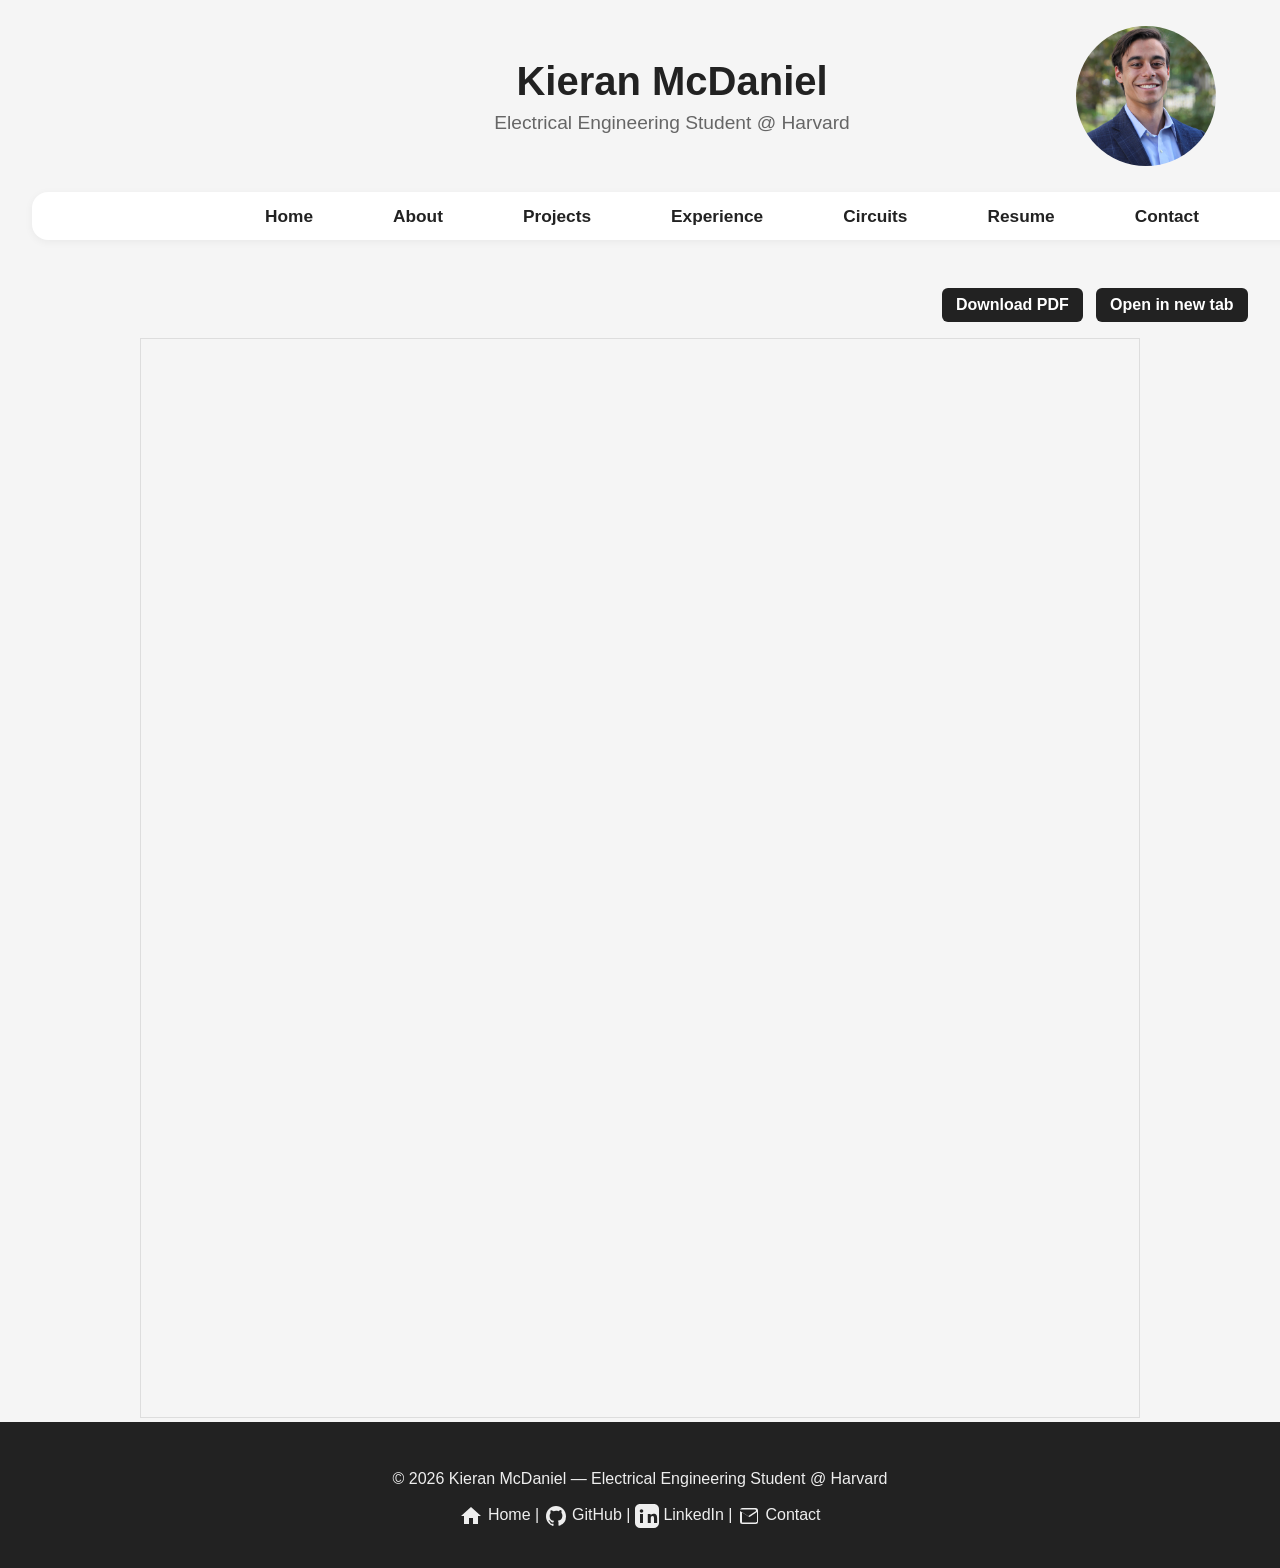
<file: resume.html>
<!DOCTYPE html>
<html lang="en">
<head>
  <meta charset="UTF-8">
  <meta name="viewport" content="width=device-width, initial-scale=1.0">
  <title>Resume</title>
  <link rel="stylesheet" href="style.css">
</head>
<body>
  <div class="site-header">
    <div class="site-header-text">
      <p class="site-header-title">Kieran McDaniel</p>
      <span class="site-header-subtitle">Electrical Engineering Student @ Harvard</span>
    </div>
    <a href="index.html">
      <img class="site-header-profile-picture" src="pp1.png" alt="Profile picture of Kieran McDaniel">
    </a>
  </div>
  <nav class="nav-bar">
    <div class="nav-toggle" id="navToggle" aria-label="Open navigation" tabindex="0">
      <span></span>
      <span></span>
      <span></span>
    </div>
    <ul class="nav-tabs" id="navTabs">
      <li><a href="index.html">Home</a></li>
      <li><a href="about.html">About</a></li>
      <li><a href="projects.html">Projects</a></li>
      <li><a href="education.html">Experience</a></li>
      <li><a href="experience.html">Circuits</a></li>
      <li><a href="resume.html">Resume</a></li>
      <li><a href="contact.html">Contact</a></li>
    </ul>
  </nav>
  <script>
    const navToggle = document.getElementById('navToggle');
    const navTabs = document.getElementById('navTabs');
    navToggle.addEventListener('click', () => {
      navTabs.classList.toggle('open');
      if (window.innerWidth <= 700) {
        document.body.classList.toggle('menu-open', navTabs.classList.contains('open'));
      }
    });
    navToggle.addEventListener('keypress', (e) => {
      if (e.key === 'Enter' || e.key === ' ') {
        navTabs.classList.toggle('open');
      }
    });
    navTabs.querySelectorAll('a').forEach(link => {
      link.addEventListener('click', () => {
        if (window.innerWidth <= 700) navTabs.classList.remove('open');
      });
    });
  </script>


  <section class="resume-viewer">
    <div class="viewer-controls" style="margin:1rem 0; display:flex; flex-wrap:wrap; gap:0.5rem; align-items:center;">
      <div style="margin-left:auto;">
        <a id="downloadLink" href="assets/resumes/resume_en.pdf" download="Kieran-McDaniel-Resume-en.pdf" class="button">Download PDF</a>
        <a id="openLink" href="resumes/resume-en.pdf" target="_blank" rel="noopener noreferrer" class="button" style="margin-left:0.5rem;">Open in new tab</a>
      </div>
    </div>
    <!-- Embedded PDF viewer (iframe fallback) -->
    <div class="pdf-embed" style="width:100%;max-width:1000px;margin:0 auto;">
      <iframe id="resumeIframe" src="resumes/resume-en.pdf" title="Resume PDF" style="width:100%;height:120vh;border:1px solid #ddd;" frameborder="0">
        <p>Your browser does not support PDFs. Download the PDF to view it: <a id="fallbackDownload" href="resumes/resume-en.pdf">Download PDF</a>.</p>
      </iframe>
    </div>
  </section>

  <script>
    // Language switcher for resume PDFs
    (function(){
      const buttons = document.querySelectorAll('.lang-btn');
      const iframe = document.getElementById('resumeIframe');
      const downloadLink = document.getElementById('downloadLink');
      const openLink = document.getElementById('openLink');
      const fallbackDownload = document.getElementById('fallbackDownload');
      const filenames = {
        en: 'resumes/resume-en.pdf',
        fr: 'resumes/resume-fr.pdf',
        de: 'resumes/resume-de.pdf'
      };

      function setLang(lang) {
        const file = filenames[lang] || filenames.en;
        iframe.src = file;
        downloadLink.href = file;
        openLink.href = file;
        downloadLink.setAttribute('download', `Kieran-McDaniel-Resume-${lang}.pdf`);
        openLink.setAttribute('href', file);
        if (fallbackDownload) fallbackDownload.setAttribute('href', file);
        // update active styles
        buttons.forEach(b => b.classList.toggle('active', b.dataset.lang === lang));
      }

      buttons.forEach(b => b.addEventListener('click', () => setLang(b.dataset.lang)));

      // default to English
      setLang('en');
    })();
  </script>

  <footer class="site-footer">
  <p>© 2026 Kieran McDaniel &mdash; Electrical Engineering Student @ Harvard</p>
  <p>
    <a href="index.html" class="footer-link">
      <svg width="24" height="24" fill="currentColor" viewBox="0 0 24 24" style="vertical-align:middle;"><path d="M10 20v-6h4v6h5v-8h3L12 3 2 12h3v8z"/></svg>
      <span class="footer-link-text">Home</span>
    </a> |
    <a href="https://github.com/ksmcdaniel" target="_blank" class="footer-link">
      <svg width="24" height="24" fill="currentColor" viewBox="0 0 24 24" style="vertical-align:middle;"><path d="M12 2C6.48 2 2 6.58 2 12.26c0 4.5 2.87 8.32 6.84 9.67.5.09.68-.22.68-.48 0-.24-.01-.87-.01-1.7-2.78.62-3.37-1.36-3.37-1.36-.45-1.18-1.1-1.5-1.1-1.5-.9-.63.07-.62.07-.62 1 .07 1.53 1.05 1.53 1.05.89 1.56 2.34 1.11 2.91.85.09-.66.35-1.11.63-1.37-2.22-.26-4.56-1.14-4.56-5.07 0-1.12.39-2.03 1.03-2.75-.1-.26-.45-1.3.1-2.7 0 0 .84-.28 2.75 1.05A9.38 9.38 0 0 1 12 6.84c.85.004 1.71.12 2.51.35 1.91-1.33 2.75-1.05 2.75-1.05.55 1.4.2 2.44.1 2.7.64.72 1.03 1.63 1.03 2.75 0 3.94-2.34 4.81-4.57 5.07.36.32.68.94.68 1.9 0 1.37-.01 2.47-.01 2.81 0 .27.18.58.69.48A10.01 10.01 0 0 0 22 12.26C22 6.58 17.52 2 12 2z"/></svg>
      <span class="footer-link-text">GitHub</span>
    </a> |
    <a href="https://www.linkedin.com/in/kieran-mcdaniel-357561210/" target="_blank" class="footer-link">
      <svg width="24" height="24" fill="currentColor" viewBox="0 0 24 24" style="vertical-align:middle;"><path d="M19 0h-14c-2.76 0-5 2.24-5 5v14c0 2.76 2.24 5 5 5h14c2.76 0 5-2.24 5-5v-14c0-2.76-2.24-5-5-5zm-11 19h-3v-9h3v9zm-1.5-10.28c-.97 0-1.75-.79-1.75-1.75s.78-1.75 1.75-1.75 1.75.79 1.75 1.75-.78 1.75-1.75 1.75zm15.5 10.28h-3v-4.5c0-1.08-.02-2.47-1.5-2.47-1.5 0-1.73 1.17-1.73 2.39v4.58h-3v-9h2.89v1.23h.04c.4-.75 1.38-1.54 2.84-1.54 3.04 0 3.6 2 3.6 4.59v4.72z"/></svg>
      <span class="footer-link-text">LinkedIn</span>
    </a> |
    <a href="contact.html" class="footer-link">
      <svg width="24" height="24" fill="currentColor" viewBox="0 0 24 24" style="vertical-align:middle;"><path d="M21 6.5a2.5 2.5 0 0 0-2.5-2.5h-13A2.5 2.5 0 0 0 3 6.5v11A2.5 2.5 0 0 0 5.5 20h13a2.5 2.5 0 0 0 2.5-2.5v-11zm-2.5-.5a.5.5 0 0 1 .5.5v.379l-8 5.333-8-5.333V6a.5.5 0 0 1 .5-.5h15zm.5 12a.5.5 0 0 1-.5.5h-13a.5.5 0 0 1-.5-.5V8.121l7.5 5 7.5-5V18z"/></svg>
      <span class="footer-link-text">Contact</span>
    </a>
  </p>
</footer>
</body>
</html>
</file>
<file: style.css>
/* Global box-sizing reset */
html {
  box-sizing: border-box;
}
*, *:before, *:after {
  box-sizing: inherit;
}

@media (max-width: 600px) {
  html, body {
    overflow-x: hidden;
  }
  /* ensure contact sections never exceed viewport width */
  .contact-page .contact-sections,
  .contact-page .contact-sections * {
    max-width: 100%;
    box-sizing: border-box;
  }
}
/* Individual project card */
.project {
    display: flex;
    flex-direction: column;
}

.project-specs {
    display: grid;
    grid-template-columns: repeat(3, 1fr);
    gap: 12px;
    margin: 25px 0;
}

.spec-item {
    padding: 16px;
    border: 1px solid currentColor;
    border-radius: 8px;
}

.spec-item strong {
    display: block;
    font-size: 1.4rem;
    margin-bottom: 5px;
}

.spec-item span {
    font-size: 0.85rem;
    opacity: 0.75;
}

.project-details > div {
    margin-top: 0;
    margin-bottom: 20px;
    max-width: 1400px;
    margin: 0 auto;
    padding: 0 50px;
    box-sizing: border-box;
}

.project-details h4 {
    margin-top: 0;
    margin-bottom: 8px;
}

.project-overview + .project-overview {
    margin-top: 15px;
    margin-bottom: 15px;
}

.project-details p {
    margin-top: 0;
    margin-bottom: 12px;
}

@media (max-width: 768px) {
    .project-specs {
        grid-template-columns: repeat(2, 1fr);
    }
}

/* =========================
   HERO SECTION
========================= */

.presentation {
    position: relative;
    display: flex;
    align-items: center;
    justify-content: space-between;

    min-height: 75vh;

    padding: 80px 10%;
    overflow: hidden;

    gap: 80px;
}


/* =========================
   ENGINEERING GRID
========================= */

.hero-grid {
    position: absolute;
    inset: 0;

    background-image:
        linear-gradient(
            rgba(0, 0, 0, 0.06) 1px,
            transparent 1px
        ),
        linear-gradient(
            90deg,
            rgba(0, 0, 0, 0.06) 1px,
            transparent 1px
        );

    background-size: 40px 40px;

    mask-image: linear-gradient(
        to right,
        black 0%,
        transparent 75%
    );

    pointer-events: none;
}


/* =========================
   INTRO TEXT
========================= */

.intro-text {
    position: relative;
    z-index: 2;

    max-width: 720px;
}


.engineering-label {
    display: flex;
    align-items: center;
    gap: 10px;

    font-size: 0.72rem;
    font-weight: 600;
    letter-spacing: 0.14em;

    margin-bottom: 28px;

    color: #555;
}


.status-dot {
    width: 8px;
    height: 8px;

    background: #1e7f43;
    border-radius: 50%;

    box-shadow: 0 0 0 4px rgba(30, 127, 67, 0.12);
}


.hero-intro {
    font-size: 1.1rem;
    margin-bottom: 5px;

    color: #666;
}


.intro-text h1 {
    font-size: clamp(4rem, 7vw, 7rem);
    line-height: 0.9;

    margin: 0;

    font-weight: 700;
    letter-spacing: -0.05em;
}


.intro-text h1 span {
    color: #555;
}


.hero-headline {
    max-width: 650px;

    font-size: clamp(1.4rem, 2vw, 2rem);
    line-height: 1.35;

    margin-top: 35px;
    margin-bottom: 20px;

    font-weight: 500;
}


.hero-headline span {
    font-weight: 650;
}


.hero-description {
    max-width: 620px;

    font-size: 1.05rem;
    line-height: 1.7;

    color: #555;

    margin-bottom: 30px;
}


/* =========================
   BUTTONS
========================= */

.intro-buttons {
    display: flex;
    flex-wrap: wrap;

    gap: 12px;

    margin-bottom: 55px;
}


.intro-btn {
    display: inline-flex;
    align-items: center;
    gap: 10px;

    padding: 12px 20px;

    border: 1px solid #bbb;

    text-decoration: none;
    color: #222;

    font-size: 0.9rem;
    font-weight: 500;

    transition:
        background 0.2s ease,
        color 0.2s ease,
        transform 0.2s ease;
}


.intro-btn:hover {
    transform: translateY(-2px);

    background: #eee;
}


.primary-btn {
    background: #111;
    color: white;

    border-color: #111;
}


.primary-btn:hover {
    background: #333;
}


.arrow {
    font-size: 1.2rem;

    transition: transform 0.2s ease;
}


.primary-btn:hover .arrow {
    transform: translateX(4px);
}


/* =========================
   TECHNICAL FOCUS
========================= */

.technical-focus {
    display: flex;

    border-top: 1px solid #ccc;

    padding-top: 25px;

    gap: 45px;
}


.focus-item {
    display: flex;
    align-items: flex-start;

    gap: 12px;
}


.focus-number {
    font-size: 0.7rem;

    color: #888;

    font-family: monospace;

    margin-top: 3px;
}


.focus-text {
    font-size: 0.85rem;

    line-height: 1.35;

    font-weight: 600;
}


/* =========================
   PROFILE IMAGE
========================= */

.profile-pic {
    width: min(700px, 36vw); /* slightly smaller */
    height: 600px;

    object-fit: cover;

    border-radius: 12px; /* rounds all four corners */
    display: block;
}


/* Offset technical frame */



/* =========================
   IMAGE TAGS
========================= */


/* =========================
   SUBTLE ANIMATIONS
========================= */

.intro-text {
    animation: fadeUp 0.8s ease forwards;
}


.hero-image-container {
    animation: fadeUp 0.8s ease 0.15s forwards;

    opacity: 0;
}


@keyframes fadeUp {

    from {
        opacity: 0;
        transform: translateY(20px);
    }

    to {
        opacity: 1;
        transform: translateY(0);
    }

}


/* =========================
   MOBILE
========================= */

@media (max-width: 900px) {

    .presentation {
        flex-direction: column;

        align-items: flex-start;

        padding: 60px 8%;

        gap: 60px;
    }


    .image-frame {
        width: min(450px, 80vw);
    }


    .technical-focus {
        gap: 25px;
    }

}


@media (max-width: 600px) {

    .intro-text h1 {
        font-size: 4rem;
    }


    .technical-focus {
        flex-direction: column;

        gap: 20px;
    }


    .hero-headline {
        font-size: 1.35rem;
    }

}

html, body {
  height: 100%;
}
body {
  display: flex;
  flex-direction: column;
  min-height: 100vh;
  margin: 0;
}

/* main content grows to push footer down */
.site-main,
.presentation,
.page-content {
  flex: 1 0 auto;
}
/* 2 x 2 Photo Grid */ .photo-grid { display: grid; grid-template-columns: repeat(2, 1fr); gap: 25px; margin: 45px 0; } /* Individual photo */ .photo-card { position: relative; overflow: hidden; border-radius: 8px; cursor: pointer; background: #eee; } /* Image */ .photo-card img { width: 100%; height: 400px; display: cover; transition: transform 0.4s ease; } /* Caption overlay */ .photo-caption { position: absolute; bottom: 0; left: 0; right: 0; padding: 45px 25px 22px; color: white; background: linear-gradient( transparent, rgba(0, 0, 0, 0.85) ); opacity: 0; transform: translateY(15px); transition: opacity 0.3s ease, transform 0.3s ease; } /* Caption title */ .photo-caption h3 { margin: 0 0 6px; font-size: 1.2rem; } /* Caption text */ .photo-caption p { margin: 0; font-size: 0.95rem; line-height: 1.5; } /* Hover effects */ .photo-card:hover img { transform: scale(1.03); } .photo-card:hover .photo-caption { opacity: 1; transform: translateY(0); } /* Mobile */ @media (max-width: 650px) { .photo-grid { grid-template-columns: 1fr; gap: 20px; } }


@media (max-width: 700px) {
  .footer-link-text {
    display: none;
  }
}

body {
  font-family: Arial, sans-serif;
  text-align: center;
  padding: 0 2rem 0;
  background-color: #f5f5f5;
  color: #333;
}

.nav-bar {
  margin: 0 2rem 2rem;
  max-width: 1400px;
  min-width: 1400px;
  margin-left: auto;
  margin-right: auto;
}

.nav-tabs {
  display: flex;
  justify-content: center;
  list-style: none;
  padding: 0;
  margin: 0 0 0 0;
  background: #fff;
  box-shadow: 0 2px 8px rgba(0,0,0,0.05);
  transition: max-height 0.3s ease;
  border-radius: 1rem;
}

/* Hamburger styles */
.nav-toggle {
  display: none;
  position: absolute;
  top: 1.5rem;
  left: 1.5rem;
  width: 2.5rem;
  height: 2.5rem;
  flex-direction: column;
  justify-content: center;
  align-items: center;
  cursor: pointer;
  z-index: 1001;
}
.nav-toggle span {
  display: block;
  width: 2rem;
  height: 0.3rem;
  margin: 0.3rem 0;
  background: #333;
  border-radius: 2px;
  transition: 0.3s;
}

@media (max-width: 700px) {
  /* remove body horizontal padding so centering uses full viewport */
  body {
    padding-left: 0;
    padding-right: 0;
  background: transparent;
  color: #222;
  border-radius: 8px;
  font-weight: 700;
  font-size: 1.08rem;
  transition: background 0.2s, color 0.2s, transform 0.08s;
  text-decoration: none;
  box-shadow: none;
  }

  /* keep the hamburger fixed so it doesn't occupy layout width */
  .nav-toggle {
    position: fixed;
  transform: translateY(-2px);
    top: 1rem;
    left: 1rem;
/* Contact button styled like header nav button */
.contact-btn {
  display: inline-block;
  padding: 1rem 2rem;
  background: transparent;
  color: #222;
  border-radius: 8px;
  font-weight: 700;
  font-size: 1.08rem;
  transition: background 0.2s, color 0.2s, transform 0.08s;
  text-decoration: none;
  box-shadow: none;
  border: none;
  cursor: pointer;
}
.contact-btn:hover {
  background: #007bff;
  color: #fff;
  transform: translateY(-2px);
}
  }

  /* ensure contact sections span full width then use internal padding for gutters */
  .contact-sections {
    width: 100%;
    max-width: 400px;
    padding: 0 1rem;
    box-sizing: border-box;
    margin: 2rem auto;
  }

  /* Force center visually by using calc and transform so it ignores the fixed nav-toggle */
  .contact-sections {
    left: 50%;
    transform: translateX(-50%);
    position: relative; /* allow left/transform without taking it out of flow */
    max-width: 400px;
    width: calc(100% - 2rem);
  }
}

.nav-tabs {
  flex-direction: row;
  align-items: center;
  max-height: none;
  overflow: visible;
  width: auto;
}
.nav-tabs.open {
  max-height: none;
}
.nav-tabs li {
  margin: 0 1.5rem;
  width: auto;
}
.nav-tabs a {
  padding: 1rem 2rem;
  width: auto;
  text-align: center;
}
.nav-toggle {
  display: none;
}
body.menu-open {
  overflow-x: hidden;
}

/* Mobile nav: show burger, collapse menu */
@media (max-width: 700px) {
  .nav-tabs {
    flex-direction: column;
    align-items: flex-start;
    max-height: 0;
    overflow: hidden;
    margin: 0 0 2rem 0;
    width: 100%;
    box-shadow: none;
    border-radius: 0;
    background: #fff;
    position: absolute;
    top: 4.5rem;
    left: 0;
    right: 0;
    z-index: 1000;
  }
  .nav-tabs.open {
    max-height: 500px;
    box-shadow: 0 2px 8px rgba(0,0,0,0.05);
  }
  .nav-tabs li {
    margin: 0.5rem 1rem;
    width: 100%;
  }
  .nav-tabs a {
    padding: 1rem 1.5rem;
    width: 100%;
    text-align: left;
  }
  .nav-toggle {
    display: flex;
  }
}

h1 {
  color: green;
}

/* Contact page sections layout */
.contact-sections {
  display: flex;
  gap: 2rem;
  justify-content: center;
  align-items: flex-start;
  margin: 2rem auto;
  max-width: 900px;
  width: 100%;
  box-sizing: border-box;
}
.contact-form-section {
  background: #fff;
  padding: 2rem 1.5rem;
  border-radius: 8px;
  box-shadow: 0 2px 8px rgba(0,0,0,0.05);
  /* allow the form column to grow and take remaining space */
  flex: 1 1 350px;
  min-width: 250px;
}
.contact-info-section {
  background: #fff;
  padding: 2rem 1.5rem;
  border-radius: 8px;
  box-shadow: 0 2px 8px rgba(0,0,0,0.05);
  /* don't grow to match the form height; size to content */
  flex: 0 1 320px;
  min-width: 250px;
  align-self: flex-start; /* keep it top-aligned */
}
.contact-form label {
  display: block;
  margin: 1rem 0 0.3rem 0;
  font-weight: bold;
}
.contact-form input,
.contact-form textarea {
  width: 100%;
  padding: 0.7rem;
  margin-bottom: 1rem;
  border: 1px solid #ccc;
  border-radius: 4px;
  font-size: 1rem;
  box-sizing: border-box;
}
.contact-form button {
  background: #222;
  color: #fff;
  border: none;
  padding: 0.8rem 2rem;
  border-radius: 4px;
  font-size: 1rem;
  cursor: pointer;
  transition: background 0.2s;
}
.contact-form button:hover {
  background: #444;
}
.contact-info-list {
  list-style: none;
  padding: 0;
  margin: 1rem 0 0 0;
  font-size: 1.1rem;
}
.contact-info-list li {
  margin-bottom: 1rem;
}

/* Social link styles used in contact page */
.contact-info-list .social-link {
  display: inline-flex;
  align-items: center;
  gap: 0.4rem;
  color: #222;
  text-decoration: none;
  font-weight: 600;
}
.contact-info-list .social-link svg {
  color: #111;
}
.contact-info-list .social-link:hover {
  text-decoration: underline;
}

@media (max-width: 800px) {
  .contact-sections {
    flex-direction: column;
    gap: 1.5rem;
    max-width: 400px;
    width: 100%;
    align-items: center;
    margin: 0 auto;
  }
  .contact-form-section, .contact-info-section {
    width: 100%;
    max-width: 400px;
    margin: 0 auto;
  }
  .contact-form {
    display: flex;
    flex-direction: column;
    align-items: center;
    width: 100%;
  }
  .contact-form label,
  .contact-form input,
  .contact-form textarea,
  .contact-form button {
    width: 100%;
    max-width: 350px;
    margin: 0 auto;
  }
}

/* define UI vars */
:root {
  --burger-w: 2.5rem;
  --center-adjust: 0px; /* tweak this if center needs nudging */
}

@media (max-width: 700px) {
  .nav-toggle {
    width: var(--burger-w);
    height: calc(var(--burger-w) * 1);
  }

  /* Force center visually by compensating for half the burger width */
  .contact-sections {
    position: relative;
    left: 50%;
    transform: translateX(calc(-50% - (var(--burger-w) / 2) + var(--center-adjust)));
    max-width: 400px;
    width: calc(100% - 2rem);
  }
}

/* Scoped contact-page fixes */
.contact-page .page-content {
  max-width: 900px;
  margin: 0 auto;
  padding: 0 1rem;
  box-sizing: border-box;
}
.contact-page .contact-sections {
  position: static;
  left: auto;
  transform: none;
  width: 100%;
  max-width: 900px;
  margin: 2rem auto;
  padding: 0;
  box-sizing: border-box;
}

/* Prevent horizontal overflow on contact page (do not include footer) */
.contact-page .page-content,
.contact-page .contact-sections {
  max-width: 100%;
  overflow-x: hidden;
}

/* Desktop nav link styles */
@media (min-width: 701px) {
  .nav-tabs a {
    background: transparent;
    color: #222;
    padding: 0.6rem 1rem;
    border-radius: 6px;
    transition: background 0.2s, color 0.2s, transform 0.08s;
    text-decoration: none;
    box-shadow: none;
    font-weight: 700;
  }
  .nav-tabs a:hover {
    background: #007bff;
    color: #fff;
    transform: translateY(-2px);
  }
  .nav-tabs a:focus {
    outline: 2px solid #0056b3;
    outline-offset: 2px;
  }
  .nav-tabs li + li {
    margin-left: 1rem;
  }
}

/* Mobile nav link styles (improve appearance inside the hamburger menu) */
@media (max-width: 700px) {
  .nav-tabs a {
    display: block; /* ensure full clickable row */
    color: #222;
    font-size: 1.05rem;
    font-weight: 600;
    padding: 1rem 1.5rem;
    text-decoration: none;
    border-radius: 8px;
    transition: background 0.15s ease, color 0.15s ease, transform 0.08s ease;
  }
  .nav-tabs a:hover {
    background: rgba(0,0,0,0.04);
    color: #111;
  }
  .nav-tabs a:focus {
    outline: 3px solid rgba(0,123,255,0.25);
    outline-offset: 2px;
  }
  /* mark current/active link if present on mobile */
  .nav-tabs li.active a,
  .nav-tabs a.active,
  .nav-tabs a[aria-current="page"] {
    background: #007bff;
    color: #fff;
  }
}

/* Desktop improvements: larger tabs and full-fitting active background */
@media (min-width: 701px) {
  .nav-tabs a {
    font-size: 1.08rem; /* slightly larger for desktop */
    padding: 0.85rem 1.25rem; /* increase padding so background fully covers the tab */
    display: inline-block; /* allow background to hug the text */
  }
  /* Active / current page states */
  .nav-tabs li.active a,
  .nav-tabs a.active,
  .nav-tabs a[aria-current="page"] {
    background: #007bff;
    color: #fff;
    box-shadow: 0 6px 18px rgba(0,123,255,0.12);
    transform: none;
  }
}

/* Resume viewer styles */
.resume-viewer p {
  color: #444;
  margin-bottom: 0.5rem;
}

.viewer-controls .button {
  display: inline-block;
  background: #222;
  color: #fff;
  padding: 0.5rem 0.9rem;
  border-radius: 6px;
  text-decoration: none;
  font-weight: 600;
}

.viewer-controls .button:hover { background: #444; }

@media (max-width: 700px) {
  .pdf-embed iframe { height: 60vh; }
}

/* Experiences Article styles */

.experience-list {
  max-width: 1000px;
  margin: 2rem auto;
  padding: 0 1rem;
  display: flex;
  flex-direction: column;
  gap: 1.5rem;
}
.experience-item {
  display: flex;
  flex-direction: column;
  text-align: center;
  align-items: center;
  gap: 1rem;
  background: #fff;
  padding: 1rem;
  border-radius: 8px;
  box-shadow: 0 2px 10px rgba(0,0,0,0.03);
}

.company-logo {
  width: 84px;
  height: 84px;
  object-fit: contain;
  border-radius: 8px;
  background: #fafafa;
  padding: 8px;
  flex: 0 0 84px;
}
.experience-content {
    width: 90%;
    display: flex;
    flex-direction: column;
    align-items: center;
    text-align: center;

    box-sizing: border-box;
}

.experience-content .role {
  margin:  0 0 0.25rem 0;
}

.experience-content p {
  text-align: left;
}

.experience-content .meta {
  color: #666;
  font-size: 0.95rem;
  margin-bottom: 0.1rem;
  margin-top: 0;
}
.experience-content ul {
  margin: 0.5rem 0 0 1rem;
  text-align: left;
}

@media (max-width: 700px) {
  .experience-item {
    flex-direction: row;
    gap: 0.75rem;
  }
  .company-logo {
    width: 64px;
    height: 64px;
    flex: 0 0 64px;
  }
}

/* Education Article styles */

.education-list {
  max-width: 1000px;
  margin: 2rem auto;
  padding: 0 1rem;
  display: flex;
  flex-direction: column;
  gap: 1.5rem;
}

.education-item {
  display: flex;
  gap: 1rem;
  align-items: flex-start;
  background: #fff;
  padding: 1rem;
  border-radius: 8px;
  box-shadow: 0 2px 10px rgba(0,0,0,0.03);
}

.edu-logo {
  width: 84px;
  height: 84px;
  object-fit: contain;
  border-radius: 8px;
  background: #fafafa;
  padding: 8px;
  flex: 0 0 84px;
}

.education-content {
  flex: 1 1 auto;
}

.education-content p {
  text-align: left;
}

.education-content .role,
.education-content h3 {
  margin: 0 0 0.25rem 0;
}

.education-content .meta {
  color: #666;
  font-size: 0.95rem;
  margin-bottom: 0.1rem;
  margin-top: 0;
}

.education-content ul {
  margin: 0.5rem 0 0 1rem;
    text-align: left;
}

@media (max-width: 700px) {
  /* When stacked on small screens, keep education items top-aligned for readability */
  .education-item {
    flex-direction: row;
    gap: 0.75rem;
  }
  .edu-logo {
    width: 64px;
    height: 64px;
    flex: 0 0 64px;
  }
}

.single-photo img {
  width: 100%;
  height: auto;
  display: block;
  border-radius: 8px;
  margin: 0;
  padding: 0;
}

.single-photo-caption {
  text-align: center;
  margin: 50 !important;
  padding: 10 !important;
  margin-bottom: 50px
}

.research-experience-item {
    max-height: 800px;
    overflow-y: auto;
    overflow-x: hidden;
}

.three-photo-row { display: grid; grid-template-columns: repeat(3, 1fr); gap: 20px; width: 100%; margin: 20px 0; } .three-photo { position: relative; height: 280px; overflow: hidden; border-radius: 8px; cursor: pointer; background: #eee; } .three-photo img { width: 100%; height: 100%; object-fit: cover; display: block; transition: transform 0.4s ease; } /* Caption overlay */ .three-photo-caption { position: absolute; bottom: 0; left: 0; right: 0; padding: 50px 20px 20px; color: white; background: linear-gradient( transparent, rgba(0, 0, 0, 0.85) ); opacity: 0; transform: translateY(15px); transition: opacity 0.3s ease, transform 0.3s ease; } .three-photo-caption h3 { margin: 0 0 6px; font-size: 1.2rem; } .three-photo-caption p { margin: 0; font-size: 0.9rem; line-height: 1.5; } /* Hover effect */ .three-photo:hover img { transform: scale(1.05); } .three-photo:hover .three-photo-caption { opacity: 1; transform: translateY(0); } /* Mobile */ @media (max-width: 700px) { .three-photo-row { grid-template-columns: 1fr; } .three-photo { height: 300px; } }
/* =========================================
   PROJECTS PAGE
   ========================================= */

.projects-section {
  max-width: 1100px;
  margin: 0 auto;
  padding: 70px 30px;
}

.projects-title {
  font-size: 3rem;
  margin-bottom: 20px;
}

.projects-intro {
  max-width: 750px;
  font-size: 1.15rem;
  line-height: 1.7;
  margin-bottom: 70px;
}


/* =========================================
   GENERAL PROJECT STYLES
   ========================================= */

.project-label {
  font-size: 0.75rem;
  letter-spacing: 2px;
  font-weight: 700;
  opacity: 0.65;
  margin-bottom: 10px;
}

.project-role {
  font-weight: bold;
  font-size: 1rem;
  opacity: 1;
  margin-top: -10px;
  margin-bottom: 25px;
}

.project-description {
  font-size: 1.1rem;
  line-height: 1.7;
}


/* =========================================
   FEATURED PROJECT
   ========================================= */

.featured-project {
  margin-bottom: 100px;
}

.featured-project h2 {
  font-size: 2.4rem;
  margin: 0 0 10px;
}

.featured-project-image {
  width: 100%;
  margin: 35px 0;
  border-radius: 8px;
  overflow: hidden;
}

.featured-project-image img {
  width: 100%;
  display: block;
}

.project-text {
  max-width: 850px;
  line-height: 1.7;
  margin-bottom: 50px;
}

.project-text h3 {
  margin-top: 35px;
  font-size: 1.4rem;
}


/* =========================================
   PROJECT MEDIA
   ========================================= */

.project-media-grid {
  display: grid;
  grid-template-columns: repeat(2, 1fr);
  gap: 25px;
  margin-top: 20px;
  margin-bottom: 10px;
}

.project-media-grid img {
  width: 100%;
  display: block;
  border-radius: 8px;
}

.media-caption {
  font-size: 0.85rem;
  opacity: 0.65;
  margin-top: 8px;
}


/* =========================================
   LARGE PROJECT CARDS
   ========================================= */

.project-card-large {
  margin: 100px 0;
  padding-top: 70px;
  border-top: 1px solid rgba(0, 0, 0, 0.15);
}

.project-card-content {
  display: grid;
  grid-template-columns: 1fr 1fr;
  gap: 60px;
  align-items: center;
}

.project-card-content.reverse {
  grid-template-columns: 1fr 1fr;
}

.project-card-content h2 {
  font-size: 2rem;
  margin: 0 0 10px;
}

.project-card-content p {
  line-height: 1.7;
}

.project-image {
  overflow: hidden;
  border-radius: 8px;
}

.project-image img {
  width: 100%;
  display: block;
  transition: transform 0.4s ease;
}

.project-image:hover img {
  transform: scale(1.03);
}


/* =========================================
   SMALL PROJECTS
   ========================================= */

.selected-projects {
  margin-top: 120px;
  padding-top: 70px;
  border-top: 1px solid rgba(0, 0, 0, 0.15);
}

.selected-projects > h2 {
  font-size: 2rem;
}

.selected-projects > p {
  max-width: 700px;
  line-height: 1.7;
  margin-bottom: 40px;
}

.small-project-grid {
  display: grid;
  grid-template-columns: repeat(2, 1fr);
  gap: 25px;
}

.small-project {
  position: relative;
  overflow: hidden;
  border-radius: 8px;
  background: #eee;
}

.small-project img {
  width: 100%;
  display: block;
  transition: transform 0.4s ease;
}

.small-project:hover img {
  transform: scale(1.03);
}

.small-project-info {
  padding: 20px;
}

.small-project-info h3 {
  margin: 0 0 8px;
  font-size: 1.2rem;
}

.small-project-info p {
  margin: 0;
  line-height: 1.5;
  font-size: 0.9rem;
}


/* =========================================
   MOBILE
   ========================================= */

@media (max-width: 800px) {

  .projects-section {
    padding: 50px 20px;
  }

  .projects-title {
    font-size: 2.4rem;
  }

  .project-card-content,
  .project-card-content.reverse {
    grid-template-columns: 1fr;
    gap: 30px;
  }

  .project-media-grid {
    grid-template-columns: 1fr;
  }

  .small-project-grid {
    grid-template-columns: 1fr;
  }

}

@media (max-width: 550px) {

  .featured-project h2 {
    font-size: 2rem;
  }

  .project-card-content h2 {
    font-size: 1.7rem;
  }

  .projects-intro {
    font-size: 1rem;
  }

}

/* Contact grid/cards */
.contact-grid {
  display: grid;
  grid-template-columns: 1fr; /* force single column (stacked) on desktop) */
  gap: 1rem;
  max-width: 1000px;
  margin: 0 auto 1.5rem auto;
}
.contact-card {
  background: #fff;
  padding: 1rem;
  border-radius: 8px;
  box-shadow: 0 2px 8px rgba(0,0,0,0.04);
  text-align: center;
}
.contact-card .card-icon {
  margin-bottom: 0.6rem;
  color: #222;
}
.card-link {
  display: block;
  font-size: 1.05rem;
  font-weight: 700;
  color: #222;
  text-decoration: none;
  margin-bottom: 0.25rem;
}
.card-link:hover { text-decoration: underline; }
.card-label {
  font-size: 0.9rem;
  color: #666;
}

/* Resume toolbar removed; viewer controls are inline in the HTML */

/* Presentation (profile picture + text) */
.presentation {
  display: flex;
  align-items: left;
  gap: 1.25rem;
  /* allow presentation to span wide so image can use vw sizing */
  max-width: 1200px;
  margin: 1.5rem auto;
  padding: 1rem;
  box-sizing: border-box;
}
.presentation .profile-image {
  /* make image roughly half the viewport width but clamp it for very wide/narrow screens */
  width: clamp(220px, 48vw, 560px);
  height: clamp(220px, 48vw, 560px);
  flex: 0 0 auto; /* fixed visual size coming from width/height */
  border-radius: 12px; /* use rounded rectangle for large image; change to 50% for circle */
  object-fit: cover;
  background: #fafafa;
  padding: 4px;
}



.presentation .profile-text {
  flex: 1 1 0;
    text-align: left;
}

.presentation .intro-text {
  text-align: left !important;
}


/* Small screens: stack vertically and center */
@media (max-width: 700px) {
  .presentation {
    flex-direction: column;
    align-items: center;
    gap: 0.75rem;
    padding: 0.75rem;
  }
}

  /* Project Article style*/
:root{
  --bg: #ffffff;
  --card: #fbfcfe;
  --muted: #6b7280;
  --text: #0f1724;
  --accent: #0a66c2;
  --accent-600: #0956a8;
  --radius: 10px;
  --gap: 1rem;
  --elevation: 0 6px 18px rgba(12, 20, 30, 0.06);
}

/* Project article base */
article.project {
  background: linear-gradient(180deg, var(--card), var(--bg));
  border: 1px solid rgba(15,23,36,0.06);
  box-shadow: var(--elevation);
  border-radius: var(--radius);
  padding: 1.25rem;
  margin: 1.5rem auto;
  max-width: 1200px;
  width: 95%;
  color: var(--text);
  line-height: 1.45;
  overflow: visible;
  box-sizing: border-box;
}


.project-header {
  grid-column: 1 / -1;          /* span across both columns */
  display: flex;
  flex-direction: column;
  align-items: center;           /* center everything horizontally */
  justify-content: center;
  text-align: center;
  width: 100%;
  margin: 0 auto;
  padding: 0 1rem 1.25rem;
  margin-bottom: 1.25rem;
  border-bottom: 1px solid rgba(15, 23, 36, 0.15);
}

.project-header h2,
.project-header p {
  margin-left: auto;
  margin-right: auto;
}

.project-title {
  font-size: 1.35rem;
  margin: 0 0 0.35rem 0;
  font-weight: 600;
  text-align: center;
}

.project-meta {
  font-size: 0.9rem;
  color: var(--muted);
  margin: 0 0 0.75rem 0;
  text-align: center;
}

.project-summary {
  max-width: 850px;
  margin: 0 auto;
  text-align: center;
}


.project-columns {
    display: grid;
    grid-template-columns: 1.5fr 1fr;
    gap: 40px;
    align-items: start;

    /* Both columns scroll together */
    max-height: 700px;
    overflow-y: auto;
    overflow-x: hidden;
}

.project-column {
    display: flex;
    flex-direction: column;
    gap: 20px;
    min-width: 0;
}

.project-section {
    margin: 0;
    padding: 0;
}

.project-section h2 {
    margin: 0 0 10px 0;
}

.project-section p {
    margin: 0;
}

/* Media */
.project-media {
  margin: 0.75rem 0;
  border-radius: 8px;
  max-width: 100%;
  overflow: hidden;
  flex-shrink: 0;
}
.project-media img {
  display: block;
  width: 100%;
  height: auto;
  max-width: 100%;
  object-fit: cover;
  border-radius: 6px;
}
.project-media figcaption{
  font-size: 0.85rem;
  color: var(--muted);
  margin-top: 0.4rem;
}

/* Summary */
.project-summary{
  margin: 0.5rem 0 0.75rem;
  font-weight: 400;
}


/* Details layout */
.project-details {
  margin-top: 0.5rem;
  display: grid;
  gap: 0.75rem;
  max-width: 100%;
  overflow-wrap: break-word;
}

.project-details h4{
  margin: 18px 0 6px;
  font-size: 1.05rem;
}

.project-column h4:first-child {
    margin-top: 0;
}

.project-column p {
    margin: 0 0 10px;
}


/* Key feature list */
.project-features ul{

  margin: 0;
  padding-left: 1.2rem;
  text-align: left;
}
.project-features li { break-inside: avoid; }

@media (min-width: 880px) {
  /* show features list in two columns on wide screens */
  .project-features ul {
    column-count: 2;
    column-gap: 1.25rem;
  }
  .project-features li { break-inside: avoid-column; }
}
.project-tech ul{
  margin: 0;
  padding-left: 1.2rem;
}

.project-footer{
  margin-top: 3rem;
  border-top: 1px dashed rgba(15,23,36,0.04);
  padding-top: 0rem;
}
.project-footer{
  grid-column: 1 / -1;
  grid-row: 100;
  align-self: center;
  background: transparent; /* avoid inheriting the site footer background */
  border-top: 1px dashed rgba(15,23,36,0.04);
}


/* Tech badges */
.tech-list{
  display: flex;
  gap: 0.5rem;
  flex-wrap: wrap;
  list-style: none;
  padding: 0;
  margin: 0;
  justify-content: center;
}
.tech-list li{
  background: rgba(10,102,194,0.08);
  color: var(--accent-600);
  border-radius: 999px;
  padding: 0.25rem 0.6rem;
  font-size: 0.85rem;
}

/* Role & links */
.project-role p{ margin: 0 2rem; color: var(--muted); }
.project-links{
  display: flex;
  gap: 0.6rem;
  flex-wrap: wrap;
  margin-top: 0.6rem;
  justify-content: center;
}

/* Buttons */
.btn{
  display: inline-flex;
  align-items: center;
  gap: 0.5rem;
  padding: 0.45rem 0.7rem;
  border-radius: 8px;
  text-decoration: none;
  color: var(--accent-600);
  border: 2px solid rgba(10,102,194,0.18);
  background: transparent;
  font-weight: 600;
  font-size: 0.9rem;
  transition: transform 120ms ease, box-shadow 120ms ease;
}
.btn:focus-visible,
.btn:focus{
  outline: 3px solid rgba(10,102,194,0.18);
  outline-offset: 2px;
}
.btn:hover{ transform: translateY(-2px); box-shadow: 0 6px 14px rgba(10,102,194,0.06); }

.btn-primary{
  background: linear-gradient(180deg, var(--accent), var(--accent-600));
  color: #fff;
  border: none;
}
.btn-primary:hover{ box-shadow: 0 8px 20px rgba(10,102,194,0.18); }

.project-stats{ color: var(--muted); font-size: 0.9rem; margin: 0; }

/* Accessibility helper */
.sr-only{
  position: absolute !important;
  width: 1px !important;
  height: 1px !important;
  padding: 0 !important;
  margin: -1px !important;
  overflow: hidden !important;
  clip: rect(0, 0, 0, 0) !important;
  white-space: nowrap !important;
  border: 0 !important;
}


@media (max-width: 880px) {
  article.project {
    padding: 1rem;
    width: 92%;
  }
  
  .project-media {
    margin: 0.5rem 0;
  }
}

.about-section {
  max-width: 800px;
  margin: 2rem auto;
  padding: 0 1rem;
  box-sizing: border-box;
  text-align: center;
  background: #fff;
  padding: 2rem 1.5rem;
  border-radius: 8px;
  box-shadow: 0 2px 8px rgba(0,0,0,0.05);
  flex: 0 1 320px;
}

.about-title {
  font-size: 1.5rem;
  margin-bottom: 0.5rem;
  color: #222;
}

/* Site header section content */
.site-header {
  position: relative;
  display: flex;
  align-items: center;
  justify-content: center;
  text-align: center;

  margin-top: 1rem;
  margin-bottom: 1rem;

  min-height: 160px;
  width: 100vw;

  overflow: hidden;
  box-sizing: border-box;
  padding: 2rem;
}

.site-header-text {
  position: relative;
  z-index: 1;

  display: flex;
  flex-direction: column;
  align-items: center;
  justify-content: center;

  width: 100%;
  max-width: 42rem;

  text-align: center;
}

.site-header-title {
  font-size: 2.5rem;
  font-weight: bold;
  margin: 0;
  color: #222;
  text-align: center;
}

.site-header-subtitle {
  font-size: 1.2rem;
  color: #666;
  margin: 0.5rem 0 0;
  text-align: center;
}

.site-header-profile-picture {
  position: absolute;
  right: 6rem;
  top: 50%;
  transform: translateY(-50%);

  width: 140px;
  height: 140px;

  border-radius: 50%;
  object-fit: cover;
  z-index: 1;
}

@media (max-width: 700px) {
  .site-header {
    display: block;
    min-height: auto;
    padding: 2rem 1rem;
  }

  .site-header-text {
    max-width: 100%;
  }

  .site-header-profile-picture {
    position: static;
    transform: none;
    display: block;
    margin: 1rem auto 0;
  }
}

/* Site footer section content */

.site-footer {
  background: #222;
  color: #eee;
  padding: 2rem 1rem 1.5rem 1rem;
  text-align: center;
  margin-top: auto;
  font-size: 1rem;
  position: relative;
  left: 50%;
  right: 50%;
  margin-left: -50vw;
  margin-right: -50vw;
  width: 100vw;
  box-sizing: border-box;
  border-radius: 0;
}

.site-footer a {
  text-decoration: none;
  color: #eee;
}
</file>
